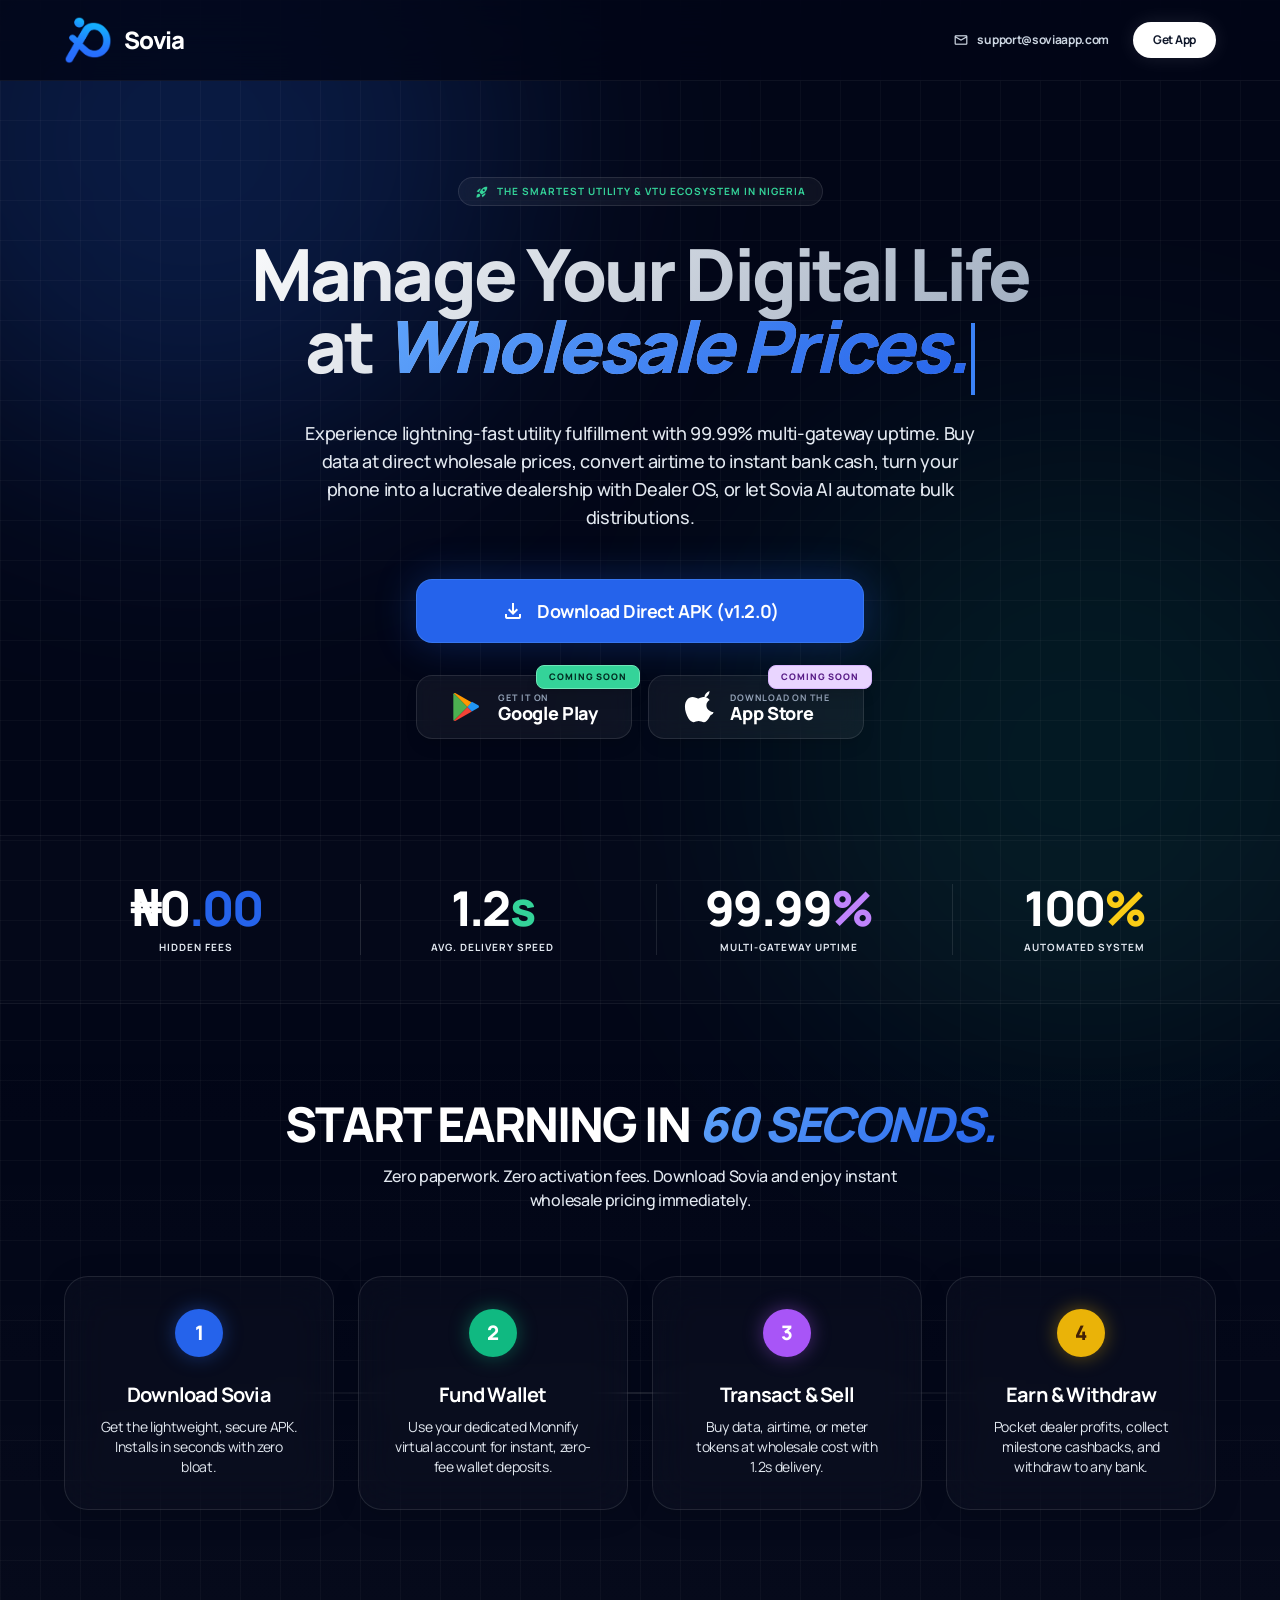
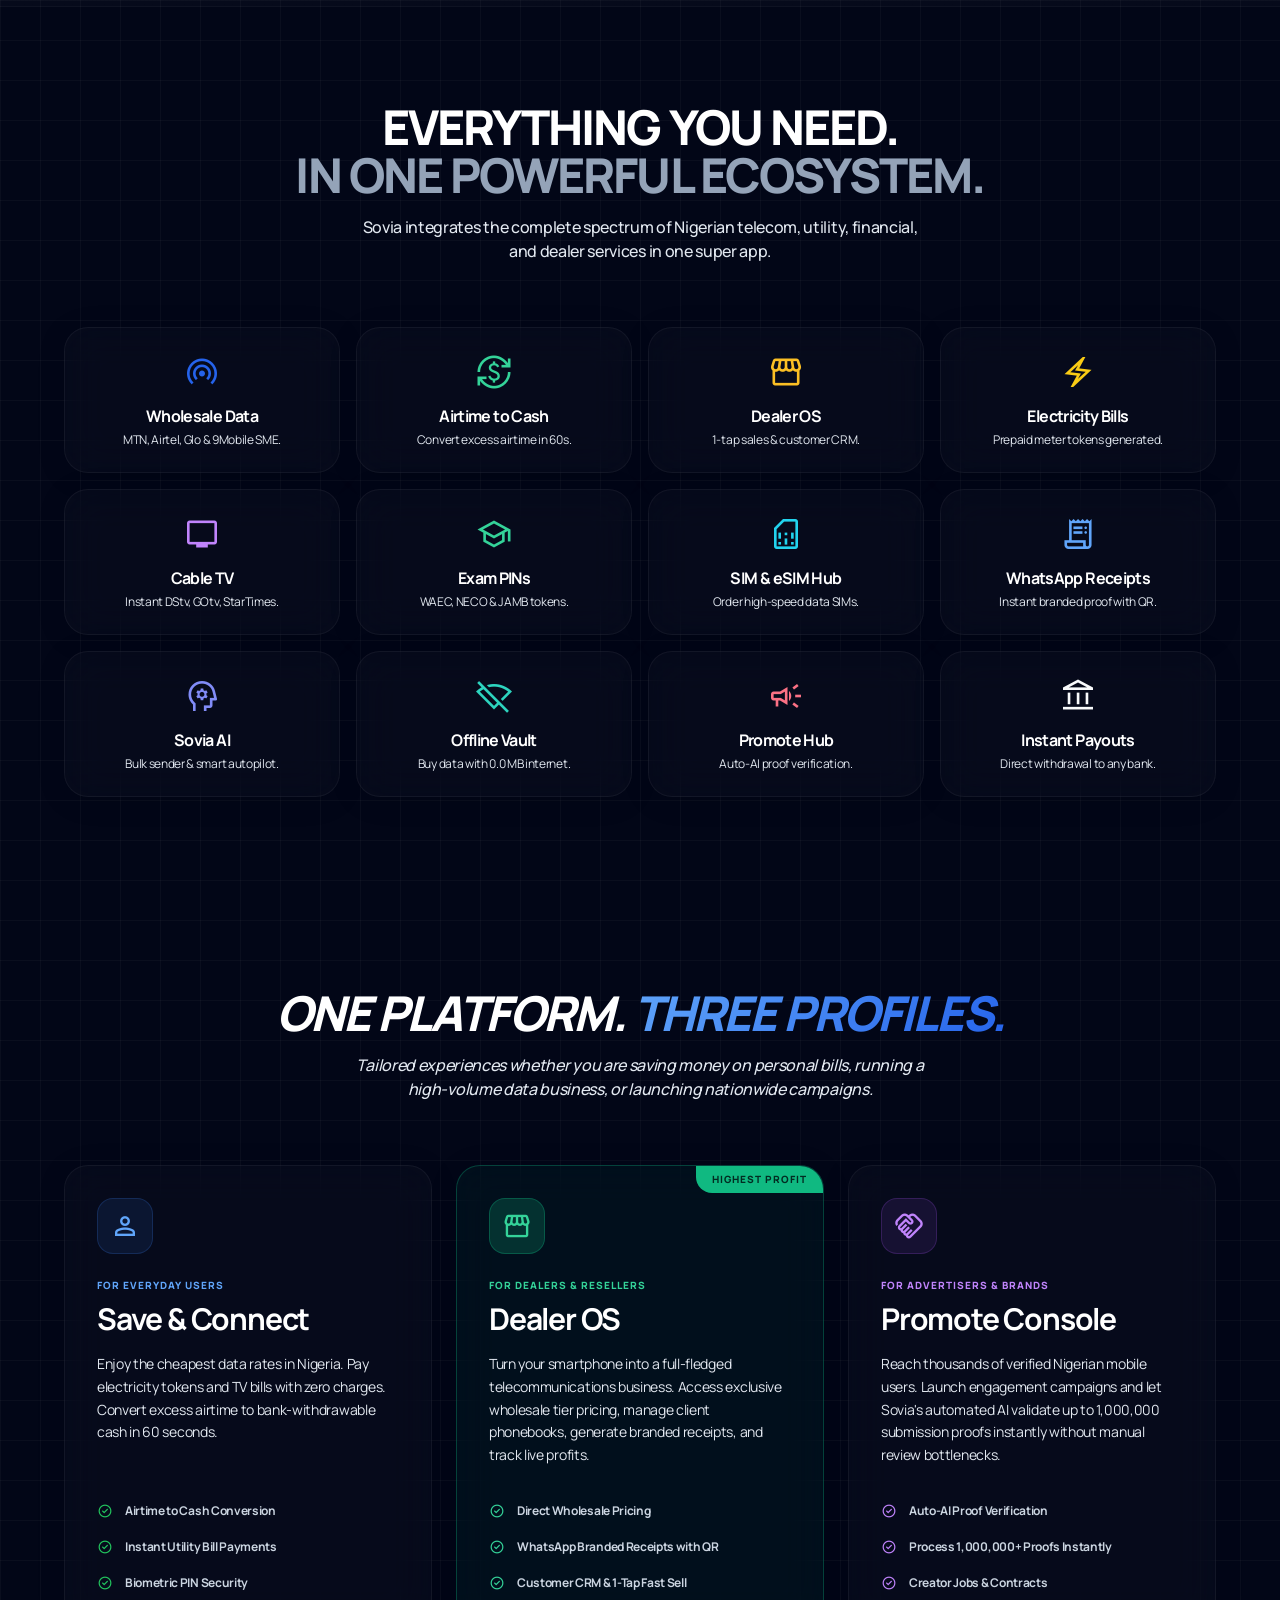
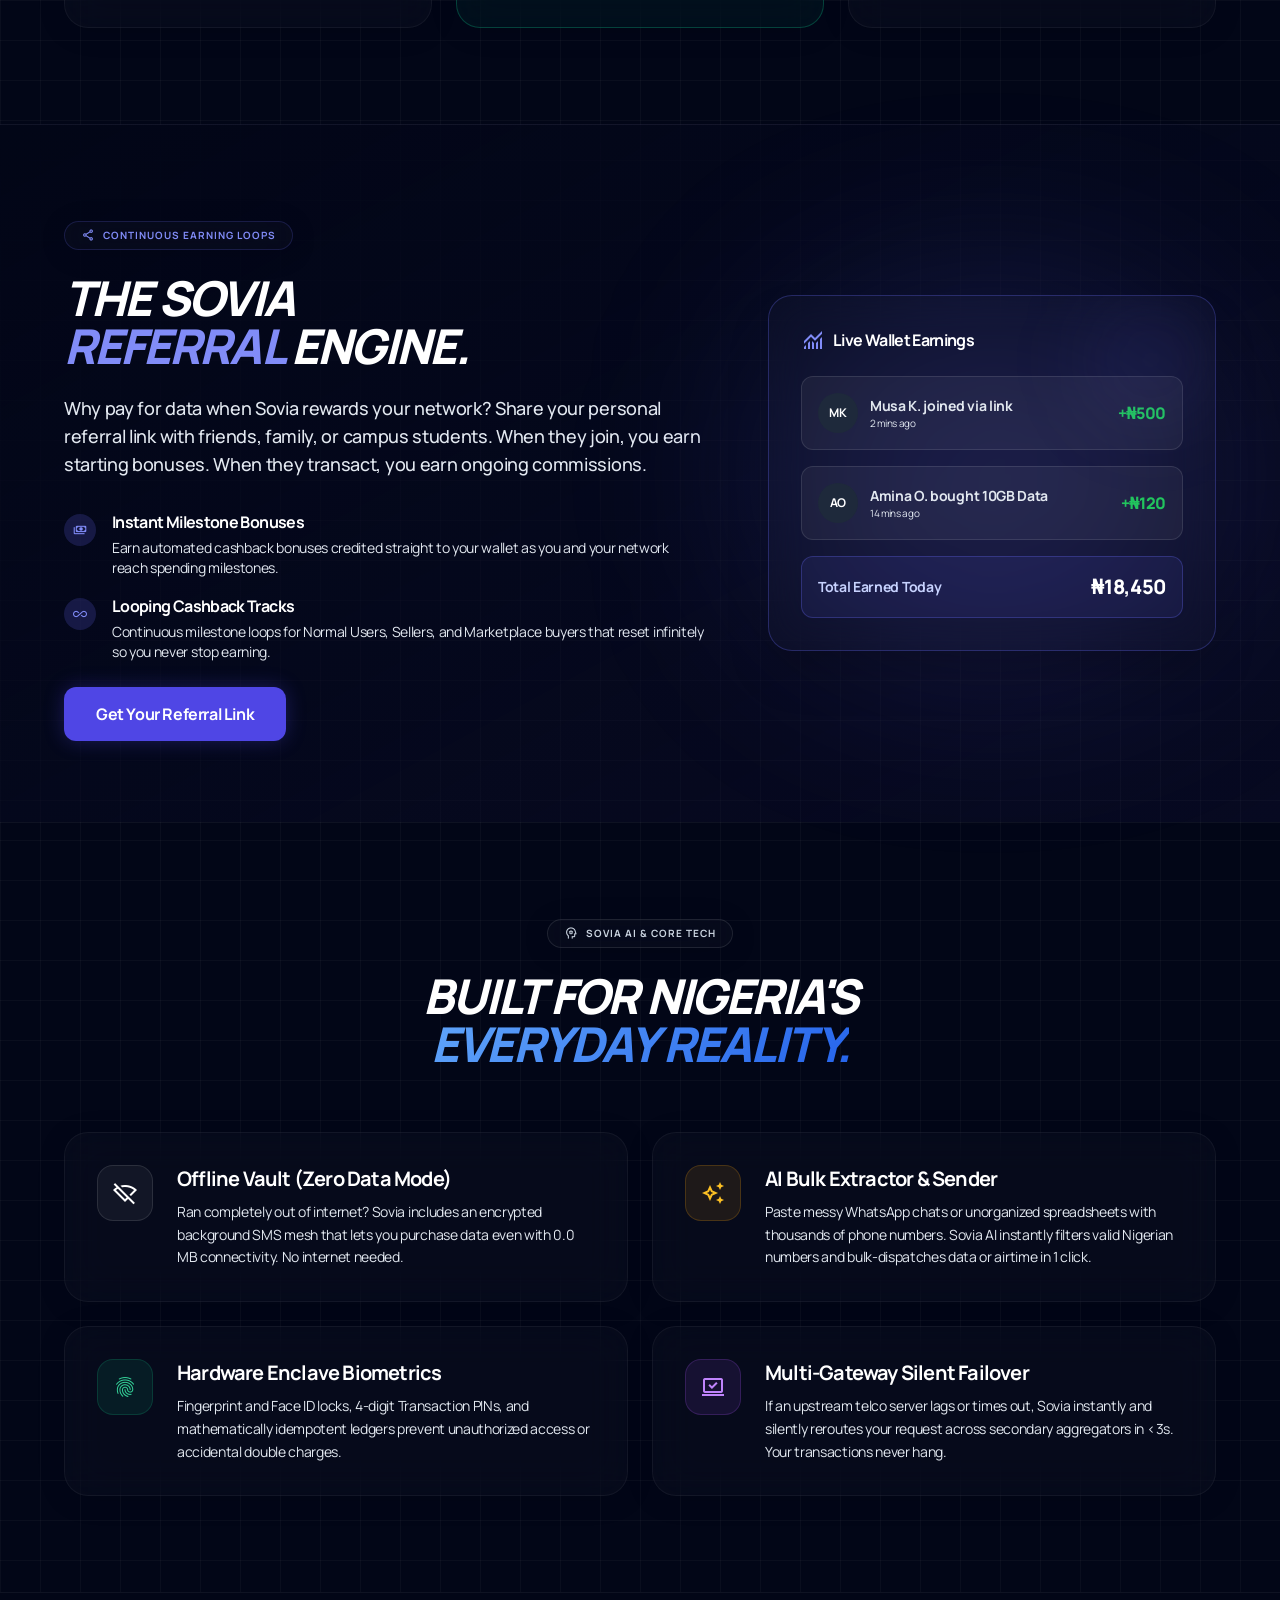
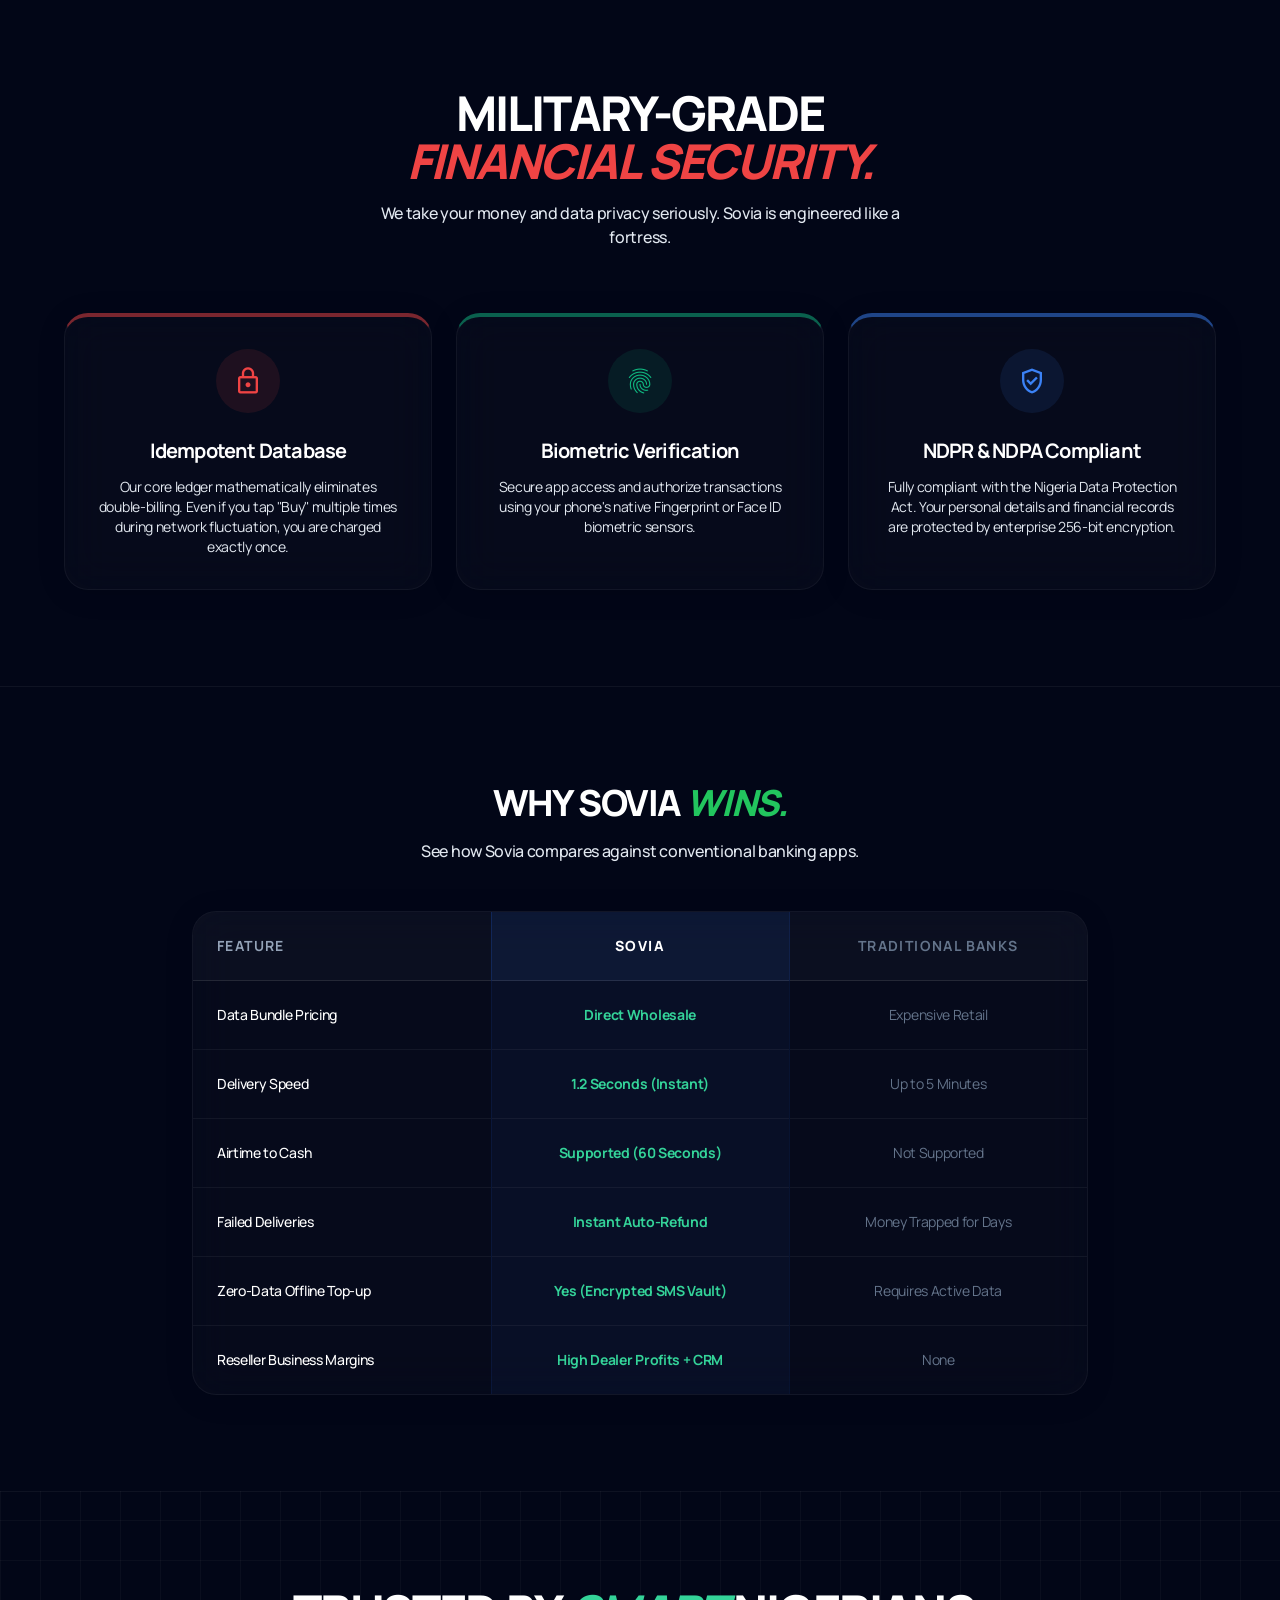
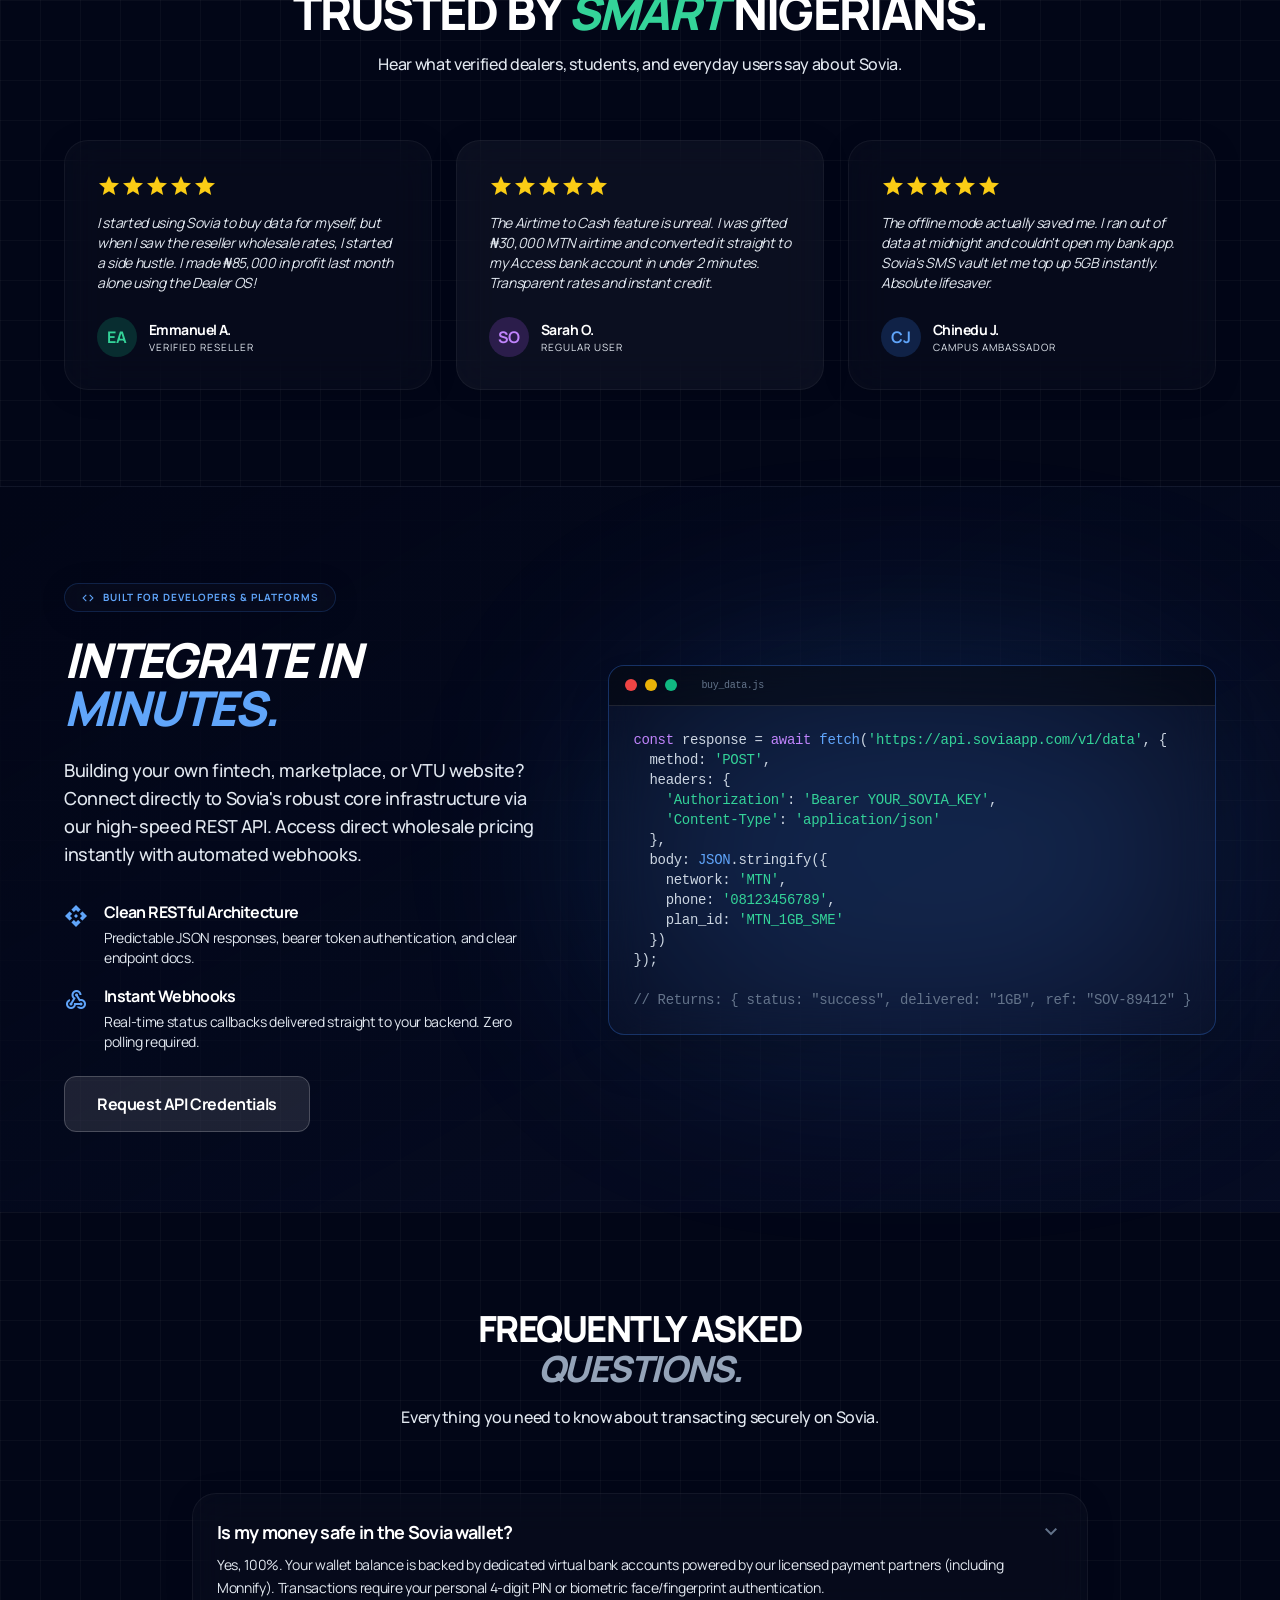
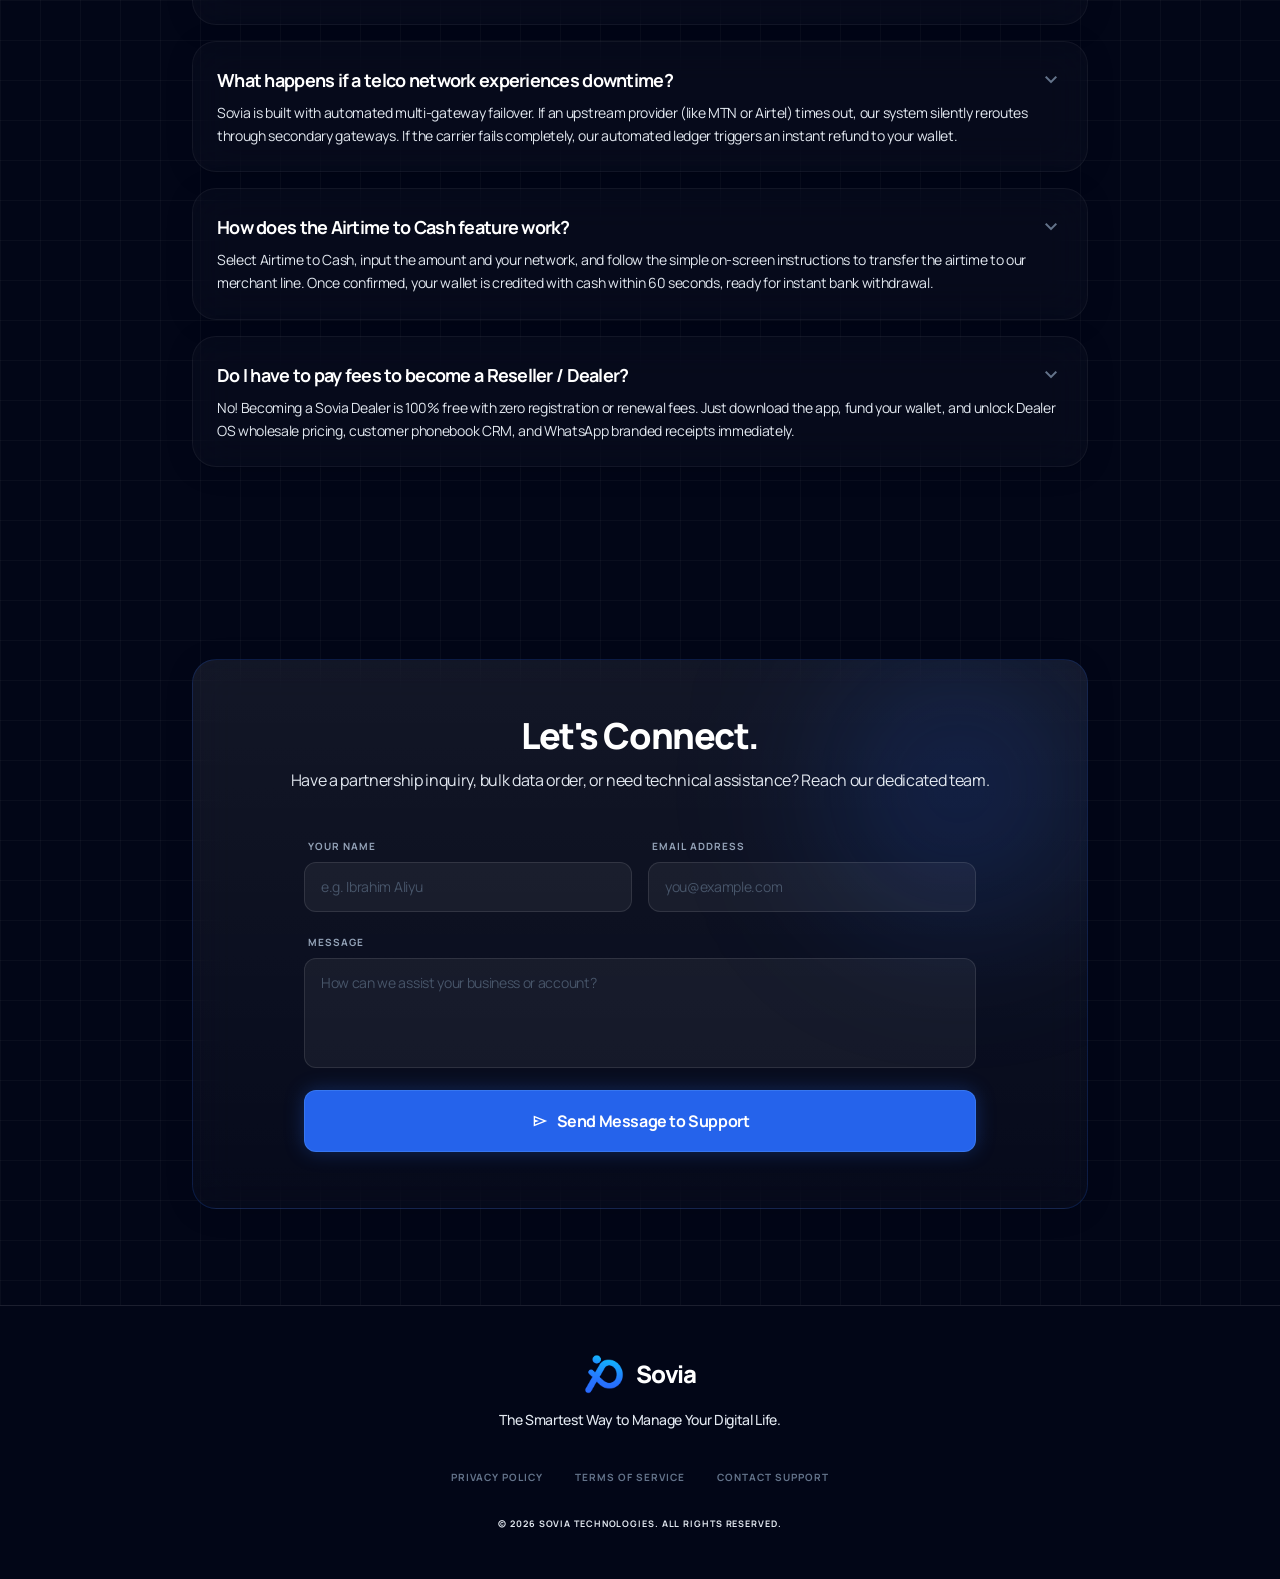
<file: index.html>
<!DOCTYPE html>
<html lang="en" class="scroll-smooth font-manrope bg-[#020617] text-slate-50">
<head>
    <meta charset="UTF-8">
    <meta name="viewport" content="width=device-width, initial-scale=1.0">
    <title>Sovia | Nigeria's #1 VTU, Cheap Data & Digital Utility App</title>
    <meta name="description" content="Buy cheap SME & corporate data bundles for MTN, Airtel, Glo, and 9Mobile at direct wholesale prices. Convert airtime to cash, pay electricity bills, buy exam PINs, and earn daily with Sovia.">
    <meta name="theme-color" content="#020617">
    
    <!-- Open Graph & Social Cards -->
    <meta property="og:title" content="Sovia | Nigeria's #1 VTU, Cheap Data & Digital Utility App">
    <meta property="og:description" content="Buy cheap data at wholesale prices, convert airtime to cash, pay bills instantly, and earn high dealer profits.">
    <meta property="og:image" content="https://soviaapp.com/sovia-logo.png">
    <meta property="og:url" content="https://soviaapp.com">
    <meta property="og:type" content="website">
    
    <link rel="icon" type="image/png" href="sovia-logo.png">

    <!-- Preconnect to Google Fonts for 0ms network latency -->
    <link rel="preconnect" href="https://fonts.googleapis.com">
    <link rel="preconnect" href="https://fonts.gstatic.com" crossorigin>
    <link href="https://fonts.googleapis.com/css2?family=Manrope:wght@300;400;500;600;700;800;900&display=swap" rel="stylesheet">
    <link href="https://fonts.googleapis.com/css2?family=Material+Symbols+Outlined:opsz,wght,FILL,GRAD@24,400,0..1,0&display=swap" rel="stylesheet">
    
    <!-- Instant-load precompiled native production stylesheet -->
    <link rel="stylesheet" href="style.css">
</head>
<body class="selection:bg-primary selection:text-white bg-grid">

    <!-- Glowing Orbs (Ambient Background) -->
    <div class="hidden md:block fixed top-[-20%] left-[-10%] w-[50vw] h-[50vw] bg-primary/20 rounded-full blur-[120px] mix-blend-screen pointer-events-none animate-glow z-0"></div>
    <div class="hidden md:block fixed bottom-[-20%] right-[-10%] w-[50vw] h-[50vw] bg-emerald-500/10 rounded-full blur-[120px] mix-blend-screen pointer-events-none animate-glow z-0" style="animation-delay: -4s"></div>

    <!-- Header -->
    <header class="py-4 px-6 sticky top-0 bg-[#020617]/80 backdrop-blur-xl z-50 border-b border-white/5">
        <div class="max-w-6xl mx-auto flex justify-between items-center relative z-10">
            <a href="#" class="flex items-center gap-3 group">
                <img src="sovia-logo.png" alt="Sovia" class="w-12 h-12 object-contain shrink-0 flex-none transition-transform group-hover:scale-105" width="48" height="48">
                <span class="text-2xl md:text-3xl font-black tracking-tighter leading-none text-white">Sovia</span>
            </a>
            <div class="flex items-center gap-6">
                <a href="mailto:support@soviaapp.com" class="hidden md:flex items-center gap-2 text-xs font-bold text-slate-300 hover:text-white transition-colors">
                    <span class="material-symbols-outlined text-[16px]">mail</span> support@soviaapp.com
                </a>
                <a href="#download-hub" class="px-5 py-2.5 bg-white text-slate-900 rounded-full text-xs font-bold tracking-tight hover:bg-slate-200 transition-all shadow-[0_0_20px_rgba(255,255,255,0.1)] hover:shadow-[0_0_30px_rgba(255,255,255,0.2)] active:scale-95 flex items-center justify-center">
                    Get App
                </a>
            </div>
        </div>
    </header>

    <!-- Hero Section -->
    <section class="pt-24 pb-24 px-6 text-center relative z-10">
        <div class="max-w-4xl mx-auto">
            <div class="reveal inline-flex items-center gap-2 px-4 py-1.5 bg-white/5 border border-white/10 rounded-full text-[10px] font-bold uppercase tracking-widest text-emerald-400 mb-8 backdrop-blur-md">
                <span class="material-symbols-outlined text-[14px]" style="font-variation-settings: 'FILL' 1">rocket_launch</span>
                The Smartest Utility & VTU Ecosystem in Nigeria
            </div>
            
            <h1 class="reveal delay-100 text-4xl sm:text-5xl md:text-6xl lg:text-7xl font-black leading-[1.05] mb-6 tracking-tighter gradient-text">
                Manage Your Digital Life <br class="hidden md:block">
                at <span class="primary-gradient-text italic typing-text"></span><span class="cursor"></span>
            </h1>
            
            <p class="reveal delay-200 text-base md:text-lg text-slate-400 font-medium max-w-2xl mx-auto mb-12 leading-relaxed">
                Experience lightning-fast utility fulfillment with 99.99% multi-gateway uptime. Buy data at direct wholesale prices, convert airtime to instant bank cash, turn your phone into a lucrative dealership with Dealer OS, or let Sovia AI automate bulk distributions.
            </p>
            
            <!-- Action Hub (Bento Style Buttons) -->
            <div id="download-hub" class="reveal delay-300 mt-8 flex flex-col items-center w-full max-w-md mx-auto gap-4 scroll-mt-32">
                
                <!-- Primary APK Download -->
                <a href="https://soviaapp.com/Sovia.apk" download="Sovia.apk" class="w-full h-16 bg-primary text-white rounded-2xl text-lg font-bold tracking-tight shadow-[0_0_40px_rgba(37,99,235,0.3)] hover:shadow-[0_0_60px_rgba(37,99,235,0.5)] border border-blue-400/30 flex items-center justify-center gap-3 transition-all transform hover:-translate-y-1 active:scale-95 mb-4">
                    <span class="material-symbols-outlined text-2xl">download</span>
                    Download Direct APK (v1.2.0)
                </a>

                <!-- Store Buttons Grid -->
                <div class="flex flex-col sm:flex-row w-full gap-4">
                    <!-- Google Play Button -->
                    <div class="relative w-full group">
                        <div class="absolute -top-2.5 -right-2 z-20 bg-emerald-400 text-emerald-950 px-3 py-1 rounded-lg text-[9px] font-black uppercase tracking-widest shadow-lg border border-emerald-300 group-hover:-translate-y-1 transition-transform">
                            Coming Soon
                        </div>
                        <div class="w-full h-16 bg-white/5 hover:bg-white/10 rounded-2xl flex items-center justify-center gap-4 shadow-lg cursor-not-allowed transition-all border border-white/10 backdrop-blur-md">
                            <img src="google-play.svg" class="w-8 h-8 object-contain shrink-0" width="32" height="32" alt="Google Play">
                            <div class="flex flex-col text-left justify-center">
                                <span class="text-[9px] font-bold text-slate-400 uppercase tracking-widest leading-none mb-0.5">Get it on</span>
                                <span class="text-lg font-black text-white leading-none">Google Play</span>
                            </div>
                        </div>
                    </div>

                    <!-- App Store Button -->
                    <div class="relative w-full group">
                        <div class="absolute -top-2.5 -right-2 z-20 bg-[#E9D5FF] text-[#581C87] px-3 py-1 rounded-lg text-[9px] font-black uppercase tracking-widest shadow-lg border border-[#D8B4FE] group-hover:-translate-y-1 transition-transform">
                            Coming Soon
                        </div>
                        <div class="w-full h-16 bg-white/5 hover:bg-white/10 rounded-2xl flex items-center justify-center gap-4 shadow-lg cursor-not-allowed transition-all border border-white/10 backdrop-blur-md">
                            <img src="apple.svg" class="w-8 h-8 object-contain shrink-0" width="32" height="32" alt="App Store">
                            <div class="flex flex-col text-left justify-center">
                                <span class="text-[9px] font-bold text-slate-400 uppercase tracking-widest leading-none mb-0.5">Download on the</span>
                                <span class="text-lg font-black text-white leading-none">App Store</span>
                            </div>
                        </div>
                    </div>
                </div>
            </div>
        </div>
    </section>

    <!-- Live Statistics / Metrics -->
    <section class="py-12 px-6 relative z-10 border-t border-white/5 bg-white/[0.01]">
        <div class="max-w-6xl mx-auto">
            <div class="grid grid-cols-2 md:grid-cols-4 gap-6 md:gap-8 text-center divide-x divide-white/10">
                <div class="reveal">
                    <h3 class="text-3xl md:text-5xl font-black text-white mb-2 tracking-tighter">₦0<span class="text-primary">.00</span></h3>
                    <p class="text-[10px] font-bold text-slate-400 uppercase tracking-widest">Hidden Fees</p>
                </div>
                <div class="reveal delay-100">
                    <h3 class="text-3xl md:text-5xl font-black text-white mb-2 tracking-tighter">1.2<span class="text-emerald-400">s</span></h3>
                    <p class="text-[10px] font-bold text-slate-400 uppercase tracking-widest">Avg. Delivery Speed</p>
                </div>
                <div class="reveal delay-200">
                    <h3 class="text-3xl md:text-5xl font-black text-white mb-2 tracking-tighter">99.99<span class="text-purple-400">%</span></h3>
                    <p class="text-[10px] font-bold text-slate-400 uppercase tracking-widest">Multi-Gateway Uptime</p>
                </div>
                <div class="reveal delay-300">
                    <h3 class="text-3xl md:text-5xl font-black text-white mb-2 tracking-tighter">100<span class="text-yellow-400">%</span></h3>
                    <p class="text-[10px] font-bold text-slate-400 uppercase tracking-widest">Automated System</p>
                </div>
            </div>
        </div>
    </section>

    <!-- How It Works (4 Simple Steps) -->
    <section class="py-16 md:py-24 px-6 relative z-10 border-t border-white/5 bg-gradient-to-b from-transparent to-white/[0.02]">
        <div class="max-w-6xl mx-auto">
            <div class="text-center mb-16 reveal">
                <h2 class="text-3xl sm:text-4xl md:text-5xl font-black mb-4 tracking-tighter uppercase text-white">Start Earning in <span class="primary-gradient-text italic">60 Seconds.</span></h2>
                <p class="text-base text-slate-400 font-medium max-w-xl mx-auto">Zero paperwork. Zero activation fees. Download Sovia and enjoy instant wholesale pricing immediately.</p>
            </div>
            
            <div class="grid grid-cols-1 md:grid-cols-4 gap-6 relative">
                <!-- Connecting Line (Desktop) -->
                <div class="hidden md:block absolute top-1/2 left-0 w-full h-[1px] bg-gradient-to-r from-transparent via-white/20 to-transparent -translate-y-1/2 z-0"></div>
                
                <!-- Step 1 -->
                <div class="reveal glass-card p-8 text-center relative z-10 border-white/10 hover:border-primary/50">
                    <div class="w-12 h-12 rounded-full bg-primary text-white font-black text-xl flex items-center justify-center mx-auto mb-6 shadow-[0_0_20px_rgba(37,99,235,0.4)]">1</div>
                    <h4 class="text-xl font-bold text-white mb-2">Download Sovia</h4>
                    <p class="text-sm text-slate-400">Get the lightweight, secure APK. Installs in seconds with zero bloat.</p>
                </div>
                <!-- Step 2 -->
                <div class="reveal glass-card p-8 text-center relative z-10 border-white/10 hover:border-emerald-500/50 delay-100">
                    <div class="w-12 h-12 rounded-full bg-emerald-500 text-white font-black text-xl flex items-center justify-center mx-auto mb-6 shadow-[0_0_20px_rgba(16,185,129,0.4)]">2</div>
                    <h4 class="text-xl font-bold text-white mb-2">Fund Wallet</h4>
                    <p class="text-sm text-slate-400">Use your dedicated Monnify virtual account for instant, zero-fee wallet deposits.</p>
                </div>
                <!-- Step 3 -->
                <div class="reveal glass-card p-8 text-center relative z-10 border-white/10 hover:border-purple-500/50 delay-200">
                    <div class="w-12 h-12 rounded-full bg-purple-500 text-white font-black text-xl flex items-center justify-center mx-auto mb-6 shadow-[0_0_20px_rgba(168,85,247,0.4)]">3</div>
                    <h4 class="text-xl font-bold text-white mb-2">Transact & Sell</h4>
                    <p class="text-sm text-slate-400">Buy data, airtime, or meter tokens at wholesale cost with 1.2s delivery.</p>
                </div>
                <!-- Step 4 -->
                <div class="reveal glass-card p-8 text-center relative z-10 border-white/10 hover:border-yellow-500/50 delay-300">
                    <div class="w-12 h-12 rounded-full bg-yellow-500 text-yellow-950 font-black text-xl flex items-center justify-center mx-auto mb-6 shadow-[0_0_20px_rgba(234,179,8,0.4)]">4</div>
                    <h4 class="text-xl font-bold text-white mb-2">Earn & Withdraw</h4>
                    <p class="text-sm text-slate-400">Pocket dealer profits, collect milestone cashbacks, and withdraw to any bank.</p>
                </div>
            </div>
        </div>
    </section>

    <!-- Massive Feature Set (Matching Main Sovia App Core) -->
    <section class="py-16 md:py-24 px-6 relative z-10 border-t border-white/5">
        <div class="max-w-6xl mx-auto">
            <div class="text-center mb-16 reveal">
                <h2 class="text-3xl sm:text-4xl md:text-5xl font-black mb-4 tracking-tighter uppercase text-white">Everything You Need. <br><span class="text-slate-400">In One Powerful Ecosystem.</span></h2>
                <p class="text-base text-slate-400 font-medium max-w-xl mx-auto">Sovia integrates the complete spectrum of Nigerian telecom, utility, financial, and dealer services in one super app.</p>
            </div>
            
            <div class="grid grid-cols-2 md:grid-cols-4 gap-4">
                <!-- 1. Wholesale Data & Airtime -->
                <div class="reveal glass-card p-6 text-center hover:bg-primary/10 transition-colors">
                    <span class="material-symbols-outlined text-4xl text-primary mb-3">wifi_tethering</span>
                    <h4 class="font-bold text-white mb-1">Wholesale Data</h4>
                    <p class="text-xs text-slate-400">MTN, Airtel, Glo & 9Mobile SME.</p>
                </div>
                <!-- 2. Airtime to Cash -->
                <div class="reveal glass-card p-6 text-center delay-100 hover:bg-emerald-500/10 transition-colors">
                    <span class="material-symbols-outlined text-4xl text-emerald-400 mb-3">currency_exchange</span>
                    <h4 class="font-bold text-white mb-1">Airtime to Cash</h4>
                    <p class="text-xs text-slate-400">Convert excess airtime in 60s.</p>
                </div>
                <!-- 3. Dealer OS & Fast Sell -->
                <div class="reveal glass-card p-6 text-center delay-200 hover:bg-amber-500/10 transition-colors">
                    <span class="material-symbols-outlined text-4xl text-amber-400 mb-3">storefront</span>
                    <h4 class="font-bold text-white mb-1">Dealer OS</h4>
                    <p class="text-xs text-slate-400">1-tap sales & customer CRM.</p>
                </div>
                <!-- 4. Electricity Tokens -->
                <div class="reveal glass-card p-6 text-center delay-300 hover:bg-yellow-500/10 transition-colors">
                    <span class="material-symbols-outlined text-4xl text-yellow-400 mb-3">electric_bolt</span>
                    <h4 class="font-bold text-white mb-1">Electricity Bills</h4>
                    <p class="text-xs text-slate-400">Prepaid meter tokens generated.</p>
                </div>
                <!-- 5. Cable TV -->
                <div class="reveal glass-card p-6 text-center hover:bg-purple-500/10 transition-colors">
                    <span class="material-symbols-outlined text-4xl text-purple-400 mb-3">tv</span>
                    <h4 class="font-bold text-white mb-1">Cable TV</h4>
                    <p class="text-xs text-slate-400">Instant DStv, GOtv, StarTimes.</p>
                </div>
                <!-- 6. Educational Exam PINs -->
                <div class="reveal glass-card p-6 text-center delay-100 hover:bg-emerald-500/10 transition-colors">
                    <span class="material-symbols-outlined text-4xl text-emerald-400 mb-3">school</span>
                    <h4 class="font-bold text-white mb-1">Exam PINs</h4>
                    <p class="text-xs text-slate-400">WAEC, NECO & JAMB tokens.</p>
                </div>
                <!-- 7. SIM Marketplace -->
                <div class="reveal glass-card p-6 text-center delay-200 hover:bg-cyan-500/10 transition-colors">
                    <span class="material-symbols-outlined text-4xl text-cyan-400 mb-3">sim_card</span>
                    <h4 class="font-bold text-white mb-1">SIM & eSIM Hub</h4>
                    <p class="text-xs text-slate-400">Order high-speed data SIMs.</p>
                </div>
                <!-- 8. Branded Receipts -->
                <div class="reveal glass-card p-6 text-center delay-300 hover:bg-blue-400/10 transition-colors">
                    <span class="material-symbols-outlined text-4xl text-blue-400 mb-3">receipt_long</span>
                    <h4 class="font-bold text-white mb-1">WhatsApp Receipts</h4>
                    <p class="text-xs text-slate-400">Instant branded proof with QR.</p>
                </div>
                <!-- 9. Sovia AI Assistant -->
                <div class="reveal glass-card p-6 text-center hover:bg-indigo-500/10 transition-colors">
                    <span class="material-symbols-outlined text-4xl text-indigo-400 mb-3">psychology</span>
                    <h4 class="font-bold text-white mb-1">Sovia AI</h4>
                    <p class="text-xs text-slate-400">Bulk sender & smart autopilot.</p>
                </div>
                <!-- 10. Offline SMS Vault -->
                <div class="reveal glass-card p-6 text-center delay-100 hover:bg-teal-500/10 transition-colors">
                    <span class="material-symbols-outlined text-4xl text-teal-400 mb-3">signal_wifi_off</span>
                    <h4 class="font-bold text-white mb-1">Offline Vault</h4>
                    <p class="text-xs text-slate-400">Buy data with 0.0 MB internet.</p>
                </div>
                <!-- 11. Promote & Ads -->
                <div class="reveal glass-card p-6 text-center delay-200 hover:bg-rose-500/10 transition-colors">
                    <span class="material-symbols-outlined text-4xl text-rose-400 mb-3">campaign</span>
                    <h4 class="font-bold text-white mb-1">Promote Hub</h4>
                    <p class="text-xs text-slate-400">Auto-AI proof verification.</p>
                </div>
                <!-- 12. Instant Bank Payouts -->
                <div class="reveal glass-card p-6 text-center delay-300 hover:bg-green-400/10 transition-colors">
                    <span class="material-symbols-outlined text-4xl text-green-400 mb-3">account_balance</span>
                    <h4 class="font-bold text-white mb-1">Instant Payouts</h4>
                    <p class="text-xs text-slate-400">Direct withdrawal to any bank.</p>
                </div>
            </div>
        </div>
    </section>

    <!-- The Ecosystem (Bento Grid) -->
    <section class="py-16 md:py-24 px-6 relative z-10">
        <div class="max-w-6xl mx-auto">
            <div class="text-center mb-16 reveal">
                <h2 class="text-3xl sm:text-4xl md:text-5xl font-black mb-4 tracking-tighter italic uppercase text-white">One Platform. <span class="primary-gradient-text">Three Profiles.</span></h2>
                <p class="text-base text-slate-400 font-medium max-w-xl mx-auto italic">Tailored experiences whether you are saving money on personal bills, running a high-volume data business, or launching nationwide campaigns.</p>
            </div>

            <div class="grid grid-cols-1 md:grid-cols-2 lg:grid-cols-3 gap-6">
                <!-- 1. Regular Users -->
                <div class="reveal glass-card p-8 delay-100 flex flex-col h-full">
                    <div class="w-14 h-14 bg-blue-500/10 text-blue-400 border border-blue-500/20 rounded-2xl flex items-center justify-center mb-6">
                        <span class="material-symbols-outlined text-3xl">person</span>
                    </div>
                    <span class="text-[10px] font-black text-blue-400 uppercase tracking-widest mb-2 block">For Everyday Users</span>
                    <h3 class="text-3xl font-bold mb-4 text-white">Save & Connect</h3>
                    <p class="text-sm text-slate-400 mb-8 leading-relaxed flex-grow">
                        Enjoy the cheapest data rates in Nigeria. Pay electricity tokens and TV bills with zero charges. Convert excess airtime to bank-withdrawable cash in 60 seconds.
                    </p>
                    <ul class="space-y-3 text-xs font-bold text-slate-300">
                        <li class="flex items-center gap-3"><span class="material-symbols-outlined text-success text-base">check_circle</span> Airtime to Cash Conversion</li>
                        <li class="flex items-center gap-3"><span class="material-symbols-outlined text-success text-base">check_circle</span> Instant Utility Bill Payments</li>
                        <li class="flex items-center gap-3"><span class="material-symbols-outlined text-success text-base">check_circle</span> Biometric PIN Security</li>
                    </ul>
                </div>

                <!-- 2. Dealers & Resellers (Highlighted) -->
                <div class="reveal glass-card p-8 delay-200 flex flex-col h-full relative overflow-hidden border-emerald-500/30 bg-emerald-500/5">
                    <div class="absolute top-0 right-0 bg-emerald-500 text-emerald-950 text-[10px] font-black uppercase tracking-widest px-4 py-1.5 rounded-bl-2xl">Highest Profit</div>
                    <div class="w-14 h-14 bg-emerald-500/20 text-emerald-400 border border-emerald-500/30 rounded-2xl flex items-center justify-center mb-6">
                        <span class="material-symbols-outlined text-3xl">storefront</span>
                    </div>
                    <span class="text-[10px] font-black text-emerald-400 uppercase tracking-widest mb-2 block">For Dealers & Resellers</span>
                    <h3 class="text-3xl font-bold mb-4 text-white">Dealer OS</h3>
                    <p class="text-sm text-slate-400 mb-8 leading-relaxed flex-grow">
                        Turn your smartphone into a full-fledged telecommunications business. Access exclusive wholesale tier pricing, manage client phonebooks, generate branded receipts, and track live profits.
                    </p>
                    <ul class="space-y-3 text-xs font-bold text-slate-300">
                        <li class="flex items-center gap-3"><span class="material-symbols-outlined text-emerald-400 text-base">check_circle</span> Direct Wholesale Pricing</li>
                        <li class="flex items-center gap-3"><span class="material-symbols-outlined text-emerald-400 text-base">check_circle</span> WhatsApp Branded Receipts with QR</li>
                        <li class="flex items-center gap-3"><span class="material-symbols-outlined text-emerald-400 text-base">check_circle</span> Customer CRM & 1-Tap Fast Sell</li>
                    </ul>
                </div>

                <!-- 3. Advertisers & Partners -->
                <div class="reveal glass-card p-8 delay-300 flex flex-col h-full">
                    <div class="w-14 h-14 bg-purple-500/10 text-purple-400 border border-purple-500/20 rounded-2xl flex items-center justify-center mb-6">
                        <span class="material-symbols-outlined text-3xl">handshake</span>
                    </div>
                    <span class="text-[10px] font-black text-purple-400 uppercase tracking-widest mb-2 block">For Advertisers & Brands</span>
                    <h3 class="text-3xl font-bold mb-4 text-white">Promote Console</h3>
                    <p class="text-sm text-slate-400 mb-8 leading-relaxed flex-grow">
                        Reach thousands of verified Nigerian mobile users. Launch engagement campaigns and let Sovia's automated AI validate up to 1,000,000 submission proofs instantly without manual review bottlenecks.
                    </p>
                    <ul class="space-y-3 text-xs font-bold text-slate-300">
                        <li class="flex items-center gap-3"><span class="material-symbols-outlined text-purple-400 text-base">check_circle</span> Auto-AI Proof Verification</li>
                        <li class="flex items-center gap-3"><span class="material-symbols-outlined text-purple-400 text-base">check_circle</span> Process 1,000,000+ Proofs Instantly</li>
                        <li class="flex items-center gap-3"><span class="material-symbols-outlined text-purple-400 text-base">check_circle</span> Creator Jobs & Contracts</li>
                    </ul>
                </div>
            </div>
        </div>
    </section>

    <!-- Dedicated Refer & Earn -->
    <section class="py-16 md:py-24 px-6 relative z-10 border-t border-white/5 bg-gradient-to-br from-[#020617] to-indigo-950/20">
        <div class="max-w-6xl mx-auto">
            <div class="flex flex-col lg:flex-row items-center gap-10 md:gap-16">
                <!-- Text Content -->
                <div class="flex-1 reveal">
                    <div class="inline-flex items-center gap-2 px-4 py-1.5 glass-card rounded-full text-[10px] font-bold uppercase tracking-widest text-indigo-400 mb-6 border-indigo-500/20">
                        <span class="material-symbols-outlined text-[14px]">share</span> Continuous Earning Loops
                    </div>
                    <h2 class="text-3xl sm:text-4xl md:text-5xl font-black italic tracking-tighter mb-6 text-white leading-tight uppercase">
                        The Sovia <br><span class="text-indigo-400">Referral</span> Engine.
                    </h2>
                    <p class="text-slate-400 text-base md:text-lg font-medium leading-relaxed mb-8">
                        Why pay for data when Sovia rewards your network? Share your personal referral link with friends, family, or campus students. When they join, you earn starting bonuses. When they transact, you earn ongoing commissions.
                    </p>
                    
                    <ul class="space-y-4 mb-10">
                        <li class="flex items-start gap-4">
                            <div class="w-8 h-8 rounded-full bg-indigo-500/20 text-indigo-400 flex items-center justify-center shrink-0 mt-1">
                                <span class="material-symbols-outlined text-sm">payments</span>
                            </div>
                            <div>
                                <h4 class="text-white font-bold mb-1">Instant Milestone Bonuses</h4>
                                <p class="text-sm text-slate-500">Earn automated cashback bonuses credited straight to your wallet as you and your network reach spending milestones.</p>
                            </div>
                        </li>
                        <li class="flex items-start gap-4">
                            <div class="w-8 h-8 rounded-full bg-indigo-500/20 text-indigo-400 flex items-center justify-center shrink-0 mt-1">
                                <span class="material-symbols-outlined text-sm">all_inclusive</span>
                            </div>
                            <div>
                                <h4 class="text-white font-bold mb-1">Looping Cashback Tracks</h4>
                                <p class="text-sm text-slate-500">Continuous milestone loops for Normal Users, Sellers, and Marketplace buyers that reset infinitely so you never stop earning.</p>
                            </div>
                        </li>
                    </ul>
                    
                    <a href="#download-hub" class="px-8 py-4 bg-indigo-600 hover:bg-indigo-500 text-white rounded-xl font-bold tracking-tight shadow-[0_0_20px_rgba(79,70,229,0.3)] transition-all transform hover:-translate-y-1">
                        Get Your Referral Link
                    </a>
                </div>
                
                <!-- Visual Card -->
                <div class="flex-1 w-full max-w-md relative reveal delay-200">
                    <div class="absolute inset-0 bg-indigo-500/20 rounded-full blur-[50px] md:blur-[100px] -z-10"></div>
                    <div class="glass-card p-8 border-indigo-500/30 shadow-2xl relative overflow-hidden">
                        <div class="absolute top-0 right-0 w-32 h-32 bg-indigo-500/10 rounded-full blur-2xl"></div>
                        <h4 class="text-white font-bold mb-6 flex items-center gap-2"><span class="material-symbols-outlined text-indigo-400">monitoring</span> Live Wallet Earnings</h4>
                        
                        <div class="space-y-4">
                            <div class="bg-white/5 border border-white/10 p-4 rounded-xl flex justify-between items-center">
                                <div class="flex items-center gap-3">
                                    <div class="w-10 h-10 rounded-full bg-slate-800 flex items-center justify-center font-bold text-xs text-white">MK</div>
                                    <div>
                                        <p class="text-white text-sm font-bold">Musa K. joined via link</p>
                                        <p class="text-[10px] text-slate-500">2 mins ago</p>
                                    </div>
                                </div>
                                <span class="text-success font-black">+₦500</span>
                            </div>
                            <div class="bg-white/5 border border-white/10 p-4 rounded-xl flex justify-between items-center">
                                <div class="flex items-center gap-3">
                                    <div class="w-10 h-10 rounded-full bg-slate-800 flex items-center justify-center font-bold text-xs text-white">AO</div>
                                    <div>
                                        <p class="text-white text-sm font-bold">Amina O. bought 10GB Data</p>
                                        <p class="text-[10px] text-slate-500">14 mins ago</p>
                                    </div>
                                </div>
                                <span class="text-success font-black">+₦120</span>
                            </div>
                            <div class="bg-indigo-500/10 border border-indigo-500/30 p-4 rounded-xl flex justify-between items-center mt-6">
                                <span class="text-indigo-200 font-bold text-sm">Total Earned Today</span>
                                <span class="text-white font-black text-xl">₦18,450</span>
                            </div>
                        </div>
                    </div>
                </div>
            </div>
        </div>
    </section>

    <!-- AI Tech Stack & Offline Vault -->
    <section class="py-16 md:py-24 px-6 relative z-10 border-t border-white/5">
        <div class="max-w-6xl mx-auto">
            <div class="text-center mb-16 reveal">
                <div class="inline-flex items-center gap-2 px-4 py-1.5 glass-card rounded-full text-[10px] font-bold uppercase tracking-widest text-slate-300 mb-6 border-white/10">
                    <span class="material-symbols-outlined text-[14px]">psychology</span> Sovia AI & Core Tech
                </div>
                <h2 class="text-3xl sm:text-4xl md:text-5xl font-black mb-4 tracking-tighter italic uppercase text-white">Built for Nigeria's <br><span class="primary-gradient-text">Everyday Reality.</span></h2>
            </div>
            
            <div class="grid grid-cols-1 md:grid-cols-2 gap-6">
                <!-- Offline Vault -->
                <div class="reveal glass-card p-8 flex gap-6 items-start">
                    <div class="w-14 h-14 bg-white/5 text-white rounded-2xl flex items-center justify-center shrink-0 border border-white/10">
                        <span class="material-symbols-outlined text-2xl">signal_wifi_off</span>
                    </div>
                    <div>
                        <h4 class="text-xl font-bold mb-2 text-white">Offline Vault (Zero Data Mode)</h4>
                        <p class="text-sm text-slate-400 leading-relaxed">Ran completely out of internet? Sovia includes an encrypted background SMS mesh that lets you purchase data even with 0.0 MB connectivity. No internet needed.</p>
                    </div>
                </div>

                <!-- AI Bulk Sender -->
                <div class="reveal glass-card p-8 flex gap-6 items-start delay-100">
                    <div class="w-14 h-14 bg-amber-500/10 text-amber-400 rounded-2xl flex items-center justify-center shrink-0 border border-amber-500/20">
                        <span class="material-symbols-outlined text-2xl">auto_awesome</span>
                    </div>
                    <div>
                        <h4 class="text-xl font-bold mb-2 text-white">AI Bulk Extractor & Sender</h4>
                        <p class="text-sm text-slate-400 leading-relaxed">Paste messy WhatsApp chats or unorganized spreadsheets with thousands of phone numbers. Sovia AI instantly filters valid Nigerian numbers and bulk-dispatches data or airtime in 1 click.</p>
                    </div>
                </div>

                <!-- Bank-Grade Security -->
                <div class="reveal glass-card p-8 flex gap-6 items-start">
                    <div class="w-14 h-14 bg-emerald-500/10 text-emerald-400 rounded-2xl flex items-center justify-center shrink-0 border border-emerald-500/20">
                        <span class="material-symbols-outlined text-2xl">fingerprint</span>
                    </div>
                    <div>
                        <h4 class="text-xl font-bold mb-2 text-white">Hardware Enclave Biometrics</h4>
                        <p class="text-sm text-slate-400 leading-relaxed">Fingerprint and Face ID locks, 4-digit Transaction PINs, and mathematically idempotent ledgers prevent unauthorized access or accidental double charges.</p>
                    </div>
                </div>

                <!-- Multi-Gateway Auto-Failover -->
                <div class="reveal glass-card p-8 flex gap-6 items-start delay-100">
                    <div class="w-14 h-14 bg-purple-500/10 text-purple-400 rounded-2xl flex items-center justify-center shrink-0 border border-purple-500/20">
                        <span class="material-symbols-outlined text-2xl">sync_saved_locally</span>
                    </div>
                    <div>
                        <h4 class="text-xl font-bold mb-2 text-white">Multi-Gateway Silent Failover</h4>
                        <p class="text-sm text-slate-400 leading-relaxed">If an upstream telco server lags or times out, Sovia instantly and silently reroutes your request across secondary aggregators in &lt;3s. Your transactions never hang.</p>
                    </div>
                </div>
            </div>
        </div>
    </section>

    <!-- Security / Trust Section -->
    <section class="py-16 md:py-24 px-6 relative z-10 border-t border-white/5 bg-[#020617] overflow-hidden">
        <div class="max-w-6xl mx-auto relative z-10">
            <div class="text-center mb-16 reveal">
                <h2 class="text-3xl sm:text-4xl md:text-5xl font-black mb-4 tracking-tighter uppercase text-white">Military-Grade <br><span class="text-red-500 italic">Financial Security.</span></h2>
                <p class="text-base text-slate-400 font-medium max-w-xl mx-auto">We take your money and data privacy seriously. Sovia is engineered like a fortress.</p>
            </div>
            
            <div class="grid grid-cols-1 md:grid-cols-3 gap-6">
                <div class="reveal glass-card p-8 border-t-4 border-t-red-500/50 flex flex-col items-center text-center">
                    <div class="w-16 h-16 bg-red-500/10 text-red-500 rounded-full flex items-center justify-center mb-6">
                        <span class="material-symbols-outlined text-3xl">lock</span>
                    </div>
                    <h4 class="font-bold text-white mb-3 text-xl">Idempotent Database</h4>
                    <p class="text-sm text-slate-400">Our core ledger mathematically eliminates double-billing. Even if you tap "Buy" multiple times during network fluctuation, you are charged exactly once.</p>
                </div>
                
                <div class="reveal delay-100 glass-card p-8 border-t-4 border-t-emerald-500/50 flex flex-col items-center text-center">
                    <div class="w-16 h-16 bg-emerald-500/10 text-emerald-500 rounded-full flex items-center justify-center mb-6">
                        <span class="material-symbols-outlined text-3xl">fingerprint</span>
                    </div>
                    <h4 class="font-bold text-white mb-3 text-xl">Biometric Verification</h4>
                    <p class="text-sm text-slate-400">Secure app access and authorize transactions using your phone's native Fingerprint or Face ID biometric sensors.</p>
                </div>
                
                <div class="reveal delay-200 glass-card p-8 border-t-4 border-t-blue-500/50 flex flex-col items-center text-center">
                    <div class="w-16 h-16 bg-blue-500/10 text-blue-500 rounded-full flex items-center justify-center mb-6">
                        <span class="material-symbols-outlined text-3xl">verified_user</span>
                    </div>
                    <h4 class="font-bold text-white mb-3 text-xl">NDPR & NDPA Compliant</h4>
                    <p class="text-sm text-slate-400">Fully compliant with the Nigeria Data Protection Act. Your personal details and financial records are protected by enterprise 256-bit encryption.</p>
                </div>
            </div>
        </div>
    </section>

    <!-- Comparison Table (Sovia vs The Rest) -->
    <section class="py-16 md:py-24 px-6 relative z-10 border-t border-white/5 bg-[#020617]">
        <div class="max-w-4xl mx-auto">
            <div class="text-center mb-12 reveal">
                <h2 class="text-3xl md:text-4xl font-black mb-4 tracking-tighter uppercase text-white">Why Sovia <span class="text-success italic">Wins.</span></h2>
                <p class="text-base text-slate-400 font-medium max-w-xl mx-auto">See how Sovia compares against conventional banking apps.</p>
            </div>
            
            <div class="reveal glass-card overflow-hidden">
                <div class="overflow-x-auto">
                    <table class="w-full text-left border-collapse">
                        <thead>
                            <tr class="border-b border-white/10 bg-white/[0.02]">
                                <th class="p-4 md:p-6 text-xs md:text-sm font-bold text-slate-400 uppercase tracking-widest w-1/3">Feature</th>
                                <th class="p-4 md:p-6 text-xs md:text-sm font-black text-white uppercase tracking-widest bg-primary/10 border-x border-primary/20 w-1/3 text-center">Sovia</th>
                                <th class="p-4 md:p-6 text-xs md:text-sm font-bold text-slate-500 uppercase tracking-widest w-1/3 text-center">Traditional Banks</th>
                            </tr>
                        </thead>
                        <tbody class="divide-y divide-white/5">
                            <tr class="hover:bg-white/[0.02] transition-colors">
                                <td class="p-4 md:p-6 text-xs md:text-sm font-medium text-white">Data Bundle Pricing</td>
                                <td class="p-4 md:p-6 text-xs md:text-sm font-bold text-emerald-400 bg-primary/5 border-x border-primary/10 text-center">Direct Wholesale</td>
                                <td class="p-4 md:p-6 text-xs md:text-sm text-slate-500 text-center">Expensive Retail</td>
                            </tr>
                            <tr class="hover:bg-white/[0.02] transition-colors">
                                <td class="p-4 md:p-6 text-xs md:text-sm font-medium text-white">Delivery Speed</td>
                                <td class="p-4 md:p-6 text-xs md:text-sm font-bold text-emerald-400 bg-primary/5 border-x border-primary/10 text-center">1.2 Seconds (Instant)</td>
                                <td class="p-4 md:p-6 text-xs md:text-sm text-slate-500 text-center">Up to 5 Minutes</td>
                            </tr>
                            <tr class="hover:bg-white/[0.02] transition-colors">
                                <td class="p-4 md:p-6 text-xs md:text-sm font-medium text-white">Airtime to Cash</td>
                                <td class="p-4 md:p-6 text-xs md:text-sm font-bold text-emerald-400 bg-primary/5 border-x border-primary/10 text-center">Supported (60 Seconds)</td>
                                <td class="p-4 md:p-6 text-xs md:text-sm text-slate-500 text-center text-red-400/50">Not Supported</td>
                            </tr>
                            <tr class="hover:bg-white/[0.02] transition-colors">
                                <td class="p-4 md:p-6 text-xs md:text-sm font-medium text-white">Failed Deliveries</td>
                                <td class="p-4 md:p-6 text-xs md:text-sm font-bold text-emerald-400 bg-primary/5 border-x border-primary/10 text-center">Instant Auto-Refund</td>
                                <td class="p-4 md:p-6 text-xs md:text-sm text-slate-500 text-center">Money Trapped for Days</td>
                            </tr>
                            <tr class="hover:bg-white/[0.02] transition-colors">
                                <td class="p-4 md:p-6 text-xs md:text-sm font-medium text-white">Zero-Data Offline Top-up</td>
                                <td class="p-4 md:p-6 text-xs md:text-sm font-bold text-emerald-400 bg-primary/5 border-x border-primary/10 text-center">Yes (Encrypted SMS Vault)</td>
                                <td class="p-4 md:p-6 text-xs md:text-sm text-slate-500 text-center text-red-400/50">Requires Active Data</td>
                            </tr>
                            <tr class="hover:bg-white/[0.02] transition-colors">
                                <td class="p-4 md:p-6 text-xs md:text-sm font-medium text-white">Reseller Business Margins</td>
                                <td class="p-4 md:p-6 text-xs md:text-sm font-bold text-emerald-400 bg-primary/5 border-x border-primary/10 text-center">High Dealer Profits + CRM</td>
                                <td class="p-4 md:p-6 text-xs md:text-sm text-slate-500 text-center text-red-400/50">None</td>
                            </tr>
                        </tbody>
                    </table>
                </div>
            </div>
        </div>
    </section>

    <!-- Social Proof / Testimonials -->
    <section class="py-16 md:py-24 px-6 relative z-10 border-t border-white/5">
        <div class="max-w-6xl mx-auto">
            <div class="text-center mb-16 reveal">
                <h2 class="text-3xl sm:text-4xl md:text-5xl font-black mb-4 tracking-tighter uppercase text-white">Trusted by <span class="text-emerald-400 italic">SMART</span> Nigerians.</h2>
                <p class="text-base text-slate-400 font-medium max-w-xl mx-auto">Hear what verified dealers, students, and everyday users say about Sovia.</p>
            </div>
            
            <div class="grid grid-cols-1 md:grid-cols-3 gap-6">
                <!-- Review 1 -->
                <div class="reveal glass-card p-8 flex flex-col justify-between">
                    <div>
                        <div class="flex text-yellow-400 mb-4">
                            <span class="material-symbols-outlined" style="font-variation-settings: 'FILL' 1">star</span><span class="material-symbols-outlined" style="font-variation-settings: 'FILL' 1">star</span><span class="material-symbols-outlined" style="font-variation-settings: 'FILL' 1">star</span><span class="material-symbols-outlined" style="font-variation-settings: 'FILL' 1">star</span><span class="material-symbols-outlined" style="font-variation-settings: 'FILL' 1">star</span>
                        </div>
                        <p class="text-sm text-slate-300 italic mb-6">I started using Sovia to buy data for myself, but when I saw the reseller wholesale rates, I started a side hustle. I made ₦85,000 in profit last month alone using the Dealer OS!</p>
                    </div>
                    <div class="flex items-center gap-3">
                        <div class="w-10 h-10 rounded-full bg-emerald-500/20 text-emerald-400 flex items-center justify-center font-bold">EA</div>
                        <div>
                            <h4 class="font-bold text-white text-sm">Emmanuel A.</h4>
                            <p class="text-[10px] text-emerald-400 uppercase tracking-widest">Verified Reseller</p>
                        </div>
                    </div>
                </div>
                <!-- Review 2 -->
                <div class="reveal glass-card p-8 flex flex-col justify-between delay-100 bg-white/[0.04]">
                    <div>
                        <div class="flex text-yellow-400 mb-4">
                            <span class="material-symbols-outlined" style="font-variation-settings: 'FILL' 1">star</span><span class="material-symbols-outlined" style="font-variation-settings: 'FILL' 1">star</span><span class="material-symbols-outlined" style="font-variation-settings: 'FILL' 1">star</span><span class="material-symbols-outlined" style="font-variation-settings: 'FILL' 1">star</span><span class="material-symbols-outlined" style="font-variation-settings: 'FILL' 1">star</span>
                        </div>
                        <p class="text-sm text-slate-300 italic mb-6">The Airtime to Cash feature is unreal. I was gifted ₦30,000 MTN airtime and converted it straight to my Access bank account in under 2 minutes. Transparent rates and instant credit.</p>
                    </div>
                    <div class="flex items-center gap-3">
                        <div class="w-10 h-10 rounded-full bg-purple-500/20 text-purple-400 flex items-center justify-center font-bold">SO</div>
                        <div>
                            <h4 class="font-bold text-white text-sm">Sarah O.</h4>
                            <p class="text-[10px] text-purple-400 uppercase tracking-widest">Regular User</p>
                        </div>
                    </div>
                </div>
                <!-- Review 3 -->
                <div class="reveal glass-card p-8 flex flex-col justify-between delay-200">
                    <div>
                        <div class="flex text-yellow-400 mb-4">
                            <span class="material-symbols-outlined" style="font-variation-settings: 'FILL' 1">star</span><span class="material-symbols-outlined" style="font-variation-settings: 'FILL' 1">star</span><span class="material-symbols-outlined" style="font-variation-settings: 'FILL' 1">star</span><span class="material-symbols-outlined" style="font-variation-settings: 'FILL' 1">star</span><span class="material-symbols-outlined" style="font-variation-settings: 'FILL' 1">star</span>
                        </div>
                        <p class="text-sm text-slate-300 italic mb-6">The offline mode actually saved me. I ran out of data at midnight and couldn't open my bank app. Sovia's SMS vault let me top up 5GB instantly. Absolute lifesaver.</p>
                    </div>
                    <div class="flex items-center gap-3">
                        <div class="w-10 h-10 rounded-full bg-blue-500/20 text-blue-400 flex items-center justify-center font-bold">CJ</div>
                        <div>
                            <h4 class="font-bold text-white text-sm">Chinedu J.</h4>
                            <p class="text-[10px] text-blue-400 uppercase tracking-widest">Campus Ambassador</p>
                        </div>
                    </div>
                </div>
            </div>
        </div>
    </section>

    <!-- Developer API Section -->
    <section class="py-16 md:py-24 px-6 relative z-10 border-t border-white/5 bg-gradient-to-br from-[#020617] to-blue-950/20">
        <div class="max-w-6xl mx-auto">
            <div class="flex flex-col lg:flex-row items-center gap-10 md:gap-16">
                <!-- Text Content -->
                <div class="flex-1 reveal">
                    <div class="inline-flex items-center gap-2 px-4 py-1.5 glass-card rounded-full text-[10px] font-bold uppercase tracking-widest text-blue-400 mb-6 border-blue-500/20">
                        <span class="material-symbols-outlined text-[14px]">code</span> Built for Developers & Platforms
                    </div>
                    <h2 class="text-3xl sm:text-4xl md:text-5xl font-black italic tracking-tighter mb-6 text-white leading-tight uppercase">
                        Integrate in <br><span class="text-blue-400">Minutes.</span>
                    </h2>
                    <p class="text-slate-400 text-base md:text-lg font-medium leading-relaxed mb-8">
                        Building your own fintech, marketplace, or VTU website? Connect directly to Sovia's robust core infrastructure via our high-speed REST API. Access direct wholesale pricing instantly with automated webhooks.
                    </p>
                    
                    <ul class="space-y-4 mb-10">
                        <li class="flex items-start gap-4">
                            <span class="material-symbols-outlined text-blue-400 mt-1">api</span>
                            <div>
                                <h4 class="text-white font-bold mb-1">Clean RESTful Architecture</h4>
                                <p class="text-sm text-slate-500">Predictable JSON responses, bearer token authentication, and clear endpoint docs.</p>
                            </div>
                        </li>
                        <li class="flex items-start gap-4">
                            <span class="material-symbols-outlined text-blue-400 mt-1">webhook</span>
                            <div>
                                <h4 class="text-white font-bold mb-1">Instant Webhooks</h4>
                                <p class="text-sm text-slate-500">Real-time status callbacks delivered straight to your backend. Zero polling required.</p>
                            </div>
                        </li>
                    </ul>
                    
                    <a href="mailto:support@soviaapp.com?subject=API%20Access%20Request" class="inline-block px-8 py-4 bg-white/10 hover:bg-white/20 border border-white/20 text-white rounded-xl font-bold tracking-tight transition-all">
                        Request API Credentials
                    </a>
                </div>
                
                <!-- Code Block Preview -->
                <div class="flex-1 w-full relative reveal delay-200">
                    <div class="absolute inset-0 bg-blue-500/20 rounded-full blur-[50px] md:blur-[100px] -z-10"></div>
                    <div class="glass-card p-0 border-blue-500/30 shadow-2xl relative overflow-hidden rounded-2xl">
                        <div class="bg-black/40 px-4 py-3 border-b border-white/10 flex items-center gap-2">
                            <div class="w-3 h-3 rounded-full bg-red-500"></div>
                            <div class="w-3 h-3 rounded-full bg-yellow-500"></div>
                            <div class="w-3 h-3 rounded-full bg-emerald-500"></div>
                            <span class="text-[10px] text-slate-500 font-mono ml-4">buy_data.js</span>
                        </div>
                        <div class="p-6 overflow-x-auto text-sm font-mono text-slate-300">
                            <pre><code class="language-javascript"><span class="text-purple-400">const</span> response = <span class="text-purple-400">await</span> <span class="text-blue-400">fetch</span>(<span class="text-emerald-400">'https://api.soviaapp.com/v1/data'</span>, {
  method: <span class="text-emerald-400">'POST'</span>,
  headers: {
    <span class="text-emerald-400">'Authorization'</span>: <span class="text-emerald-400">'Bearer YOUR_SOVIA_KEY'</span>,
    <span class="text-emerald-400">'Content-Type'</span>: <span class="text-emerald-400">'application/json'</span>
  },
  body: <span class="text-blue-400">JSON</span>.stringify({
    network: <span class="text-emerald-400">'MTN'</span>,
    phone: <span class="text-emerald-400">'08123456789'</span>,
    plan_id: <span class="text-emerald-400">'MTN_1GB_SME'</span>
  })
});

<span class="text-slate-500">// Returns: { status: "success", delivered: "1GB", ref: "SOV-89412" }</span></code></pre>
                        </div>
                    </div>
                </div>
            </div>
        </div>
    </section>

    <!-- FAQ Section -->
    <section class="py-16 md:py-24 px-6 relative z-10 border-t border-white/5">
        <div class="max-w-4xl mx-auto">
            <div class="text-center mb-16 reveal">
                <h2 class="text-3xl md:text-4xl font-black mb-4 tracking-tighter uppercase text-white">Frequently Asked <br><span class="text-slate-400 italic">Questions.</span></h2>
                <p class="text-base text-slate-400 font-medium max-w-xl mx-auto">Everything you need to know about transacting securely on Sovia.</p>
            </div>
            
            <div class="space-y-4 reveal delay-100">
                <!-- FAQ 1 -->
                <div class="glass-card p-6 hover:bg-white/[0.02] transition-colors cursor-pointer group">
                    <h4 class="text-lg font-bold text-white mb-2 group-hover:text-primary transition-colors flex justify-between items-center">
                        Is my money safe in the Sovia wallet?
                        <span class="material-symbols-outlined text-slate-500 group-hover:text-primary">expand_more</span>
                    </h4>
                    <p class="text-sm text-slate-400 leading-relaxed">Yes, 100%. Your wallet balance is backed by dedicated virtual bank accounts powered by our licensed payment partners (including Monnify). Transactions require your personal 4-digit PIN or biometric face/fingerprint authentication.</p>
                </div>
                <!-- FAQ 2 -->
                <div class="glass-card p-6 hover:bg-white/[0.02] transition-colors cursor-pointer group">
                    <h4 class="text-lg font-bold text-white mb-2 group-hover:text-primary transition-colors flex justify-between items-center">
                        What happens if a telco network experiences downtime?
                        <span class="material-symbols-outlined text-slate-500 group-hover:text-primary">expand_more</span>
                    </h4>
                    <p class="text-sm text-slate-400 leading-relaxed">Sovia is built with automated multi-gateway failover. If an upstream provider (like MTN or Airtel) times out, our system silently reroutes through secondary gateways. If the carrier fails completely, our automated ledger triggers an instant refund to your wallet.</p>
                </div>
                <!-- FAQ 3 -->
                <div class="glass-card p-6 hover:bg-white/[0.02] transition-colors cursor-pointer group">
                    <h4 class="text-lg font-bold text-white mb-2 group-hover:text-primary transition-colors flex justify-between items-center">
                        How does the Airtime to Cash feature work?
                        <span class="material-symbols-outlined text-slate-500 group-hover:text-primary">expand_more</span>
                    </h4>
                    <p class="text-sm text-slate-400 leading-relaxed">Select Airtime to Cash, input the amount and your network, and follow the simple on-screen instructions to transfer the airtime to our merchant line. Once confirmed, your wallet is credited with cash within 60 seconds, ready for instant bank withdrawal.</p>
                </div>
                <!-- FAQ 4 -->
                <div class="glass-card p-6 hover:bg-white/[0.02] transition-colors cursor-pointer group">
                    <h4 class="text-lg font-bold text-white mb-2 group-hover:text-primary transition-colors flex justify-between items-center">
                        Do I have to pay fees to become a Reseller / Dealer?
                        <span class="material-symbols-outlined text-slate-500 group-hover:text-primary">expand_more</span>
                    </h4>
                    <p class="text-sm text-slate-400 leading-relaxed">No! Becoming a Sovia Dealer is 100% free with zero registration or renewal fees. Just download the app, fund your wallet, and unlock Dealer OS wholesale pricing, customer phonebook CRM, and WhatsApp branded receipts immediately.</p>
                </div>
            </div>
        </div>
    </section>

    <!-- Contact / DM Section -->
    <section class="py-16 md:py-24 px-6 relative z-10">
        <div class="max-w-4xl mx-auto">
            <div class="reveal glass-card p-10 md:p-14 border-primary/20 bg-gradient-to-b from-white/5 to-transparent relative overflow-hidden">
                <div class="absolute top-0 right-0 w-64 h-64 bg-primary/20 rounded-full blur-[40px] md:blur-[80px] -z-10"></div>
                
                <div class="text-center mb-10">
                    <h2 class="text-3xl md:text-4xl font-black mb-3 text-white">Let's Connect.</h2>
                    <p class="text-slate-400 text-sm md:text-base">Have a partnership inquiry, bulk data order, or need technical assistance? Reach our dedicated team.</p>
                </div>

                <form class="space-y-4 max-w-2xl mx-auto relative z-10" action="mailto:support@soviaapp.com" method="POST" enctype="text/plain">
                    <div class="grid grid-cols-1 md:grid-cols-2 gap-4">
                        <div class="space-y-1.5">
                            <label class="text-[10px] font-bold text-slate-400 uppercase tracking-widest pl-1">Your Name</label>
                            <input type="text" placeholder="e.g. Ibrahim Aliyu" class="w-full bg-white/5 border border-white/10 rounded-xl px-4 py-3.5 text-white placeholder:text-slate-600 focus:outline-none focus:border-primary/50 focus:bg-white/10 transition-all text-sm">
                        </div>
                        <div class="space-y-1.5">
                            <label class="text-[10px] font-bold text-slate-400 uppercase tracking-widest pl-1">Email Address</label>
                            <input type="email" placeholder="you@example.com" class="w-full bg-white/5 border border-white/10 rounded-xl px-4 py-3.5 text-white placeholder:text-slate-600 focus:outline-none focus:border-primary/50 focus:bg-white/10 transition-all text-sm">
                        </div>
                    </div>
                    <div class="space-y-1.5">
                        <label class="text-[10px] font-bold text-slate-400 uppercase tracking-widest pl-1">Message</label>
                        <textarea rows="4" placeholder="How can we assist your business or account?" class="w-full bg-white/5 border border-white/10 rounded-xl px-4 py-3.5 text-white placeholder:text-slate-600 focus:outline-none focus:border-primary/50 focus:bg-white/10 transition-all text-sm resize-none"></textarea>
                    </div>
                    <button type="submit" class="w-full py-4 bg-primary text-white rounded-xl font-bold tracking-tight shadow-[0_0_20px_rgba(37,99,235,0.3)] hover:shadow-[0_0_30px_rgba(37,99,235,0.5)] border border-blue-400/30 flex items-center justify-center gap-2 transition-all hover:-translate-y-1 mt-6">
                        <span class="material-symbols-outlined text-lg">send</span>
                        Send Message to Support
                    </button>
                </form>
            </div>
        </div>
    </section>

    <!-- Footer -->
    <footer class="py-12 px-6 border-t border-white/10 relative z-10 bg-[#020617]">
        <div class="max-w-6xl mx-auto text-center">
            <div class="flex flex-col items-center gap-4 mb-8">
                <a href="#" class="flex items-center gap-3">
                    <img src="sovia-logo.png" alt="Sovia" class="w-10 h-10 object-contain shrink-0" width="40" height="40">
                    <span class="text-2xl font-black tracking-tighter text-white">Sovia</span>
                </a>
                <p class="text-sm text-slate-500 font-medium max-w-sm">The Smartest Way to Manage Your Digital Life.</p>
                <div class="flex flex-wrap justify-center gap-6 md:gap-8 mt-6">
                    <a href="privacy.html" class="text-[10px] font-bold text-slate-500 uppercase tracking-widest hover:text-white transition-colors">Privacy Policy</a>
                    <a href="terms.html" class="text-[10px] font-bold text-slate-500 uppercase tracking-widest hover:text-white transition-colors">Terms of Service</a>
                    <a href="support.html" class="text-[10px] font-bold text-slate-500 uppercase tracking-widest hover:text-white transition-colors">Contact Support</a>
                </div>
            </div>
            <p class="text-[9px] font-bold text-slate-600 uppercase tracking-widest">© 2026 Sovia Technologies. All rights reserved.</p>
        </div>
    </footer>

    <!-- Scroll Reveal & Interactive Typing Animation -->
    <script>
        document.addEventListener("DOMContentLoaded", () => {
            const observer = new IntersectionObserver((entries) => {
                entries.forEach(entry => {
                    if (entry.isIntersecting) {
                        entry.target.classList.add('active');
                    }
                });
            }, { threshold: 0.08, rootMargin: "0px 0px -40px 0px" });

            document.querySelectorAll('.reveal').forEach((el) => {
                observer.observe(el);
            });

            // Typing Animation
            const words = ["Wholesale Prices.", "Zero Fees.", "Lightning Speed."];
            let i = 0;
            const typingText = document.querySelector('.typing-text');
            
            function typingEffect() {
                if (!typingText) return;
                let word = words[i].split("");
                var loopTyping = function() {
                    if (word.length > 0) {
                        typingText.innerHTML += word.shift();
                    } else {
                        setTimeout(deletingEffect, 2500);
                        return false;
                    }
                    setTimeout(loopTyping, 100);
                };
                loopTyping();
            }

            function deletingEffect() {
                if (!typingText) return;
                let word = words[i].split("");
                var loopDeleting = function() {
                    if (word.length > 0) {
                        word.pop();
                        typingText.innerHTML = word.join("");
                    } else {
                        i = (i + 1) % words.length;
                        setTimeout(typingEffect, 500);
                        return false;
                    }
                    setTimeout(loopDeleting, 50);
                };
                loopDeleting();
            }
            typingEffect();
        });
    </script>
</body>
</html>
</file>
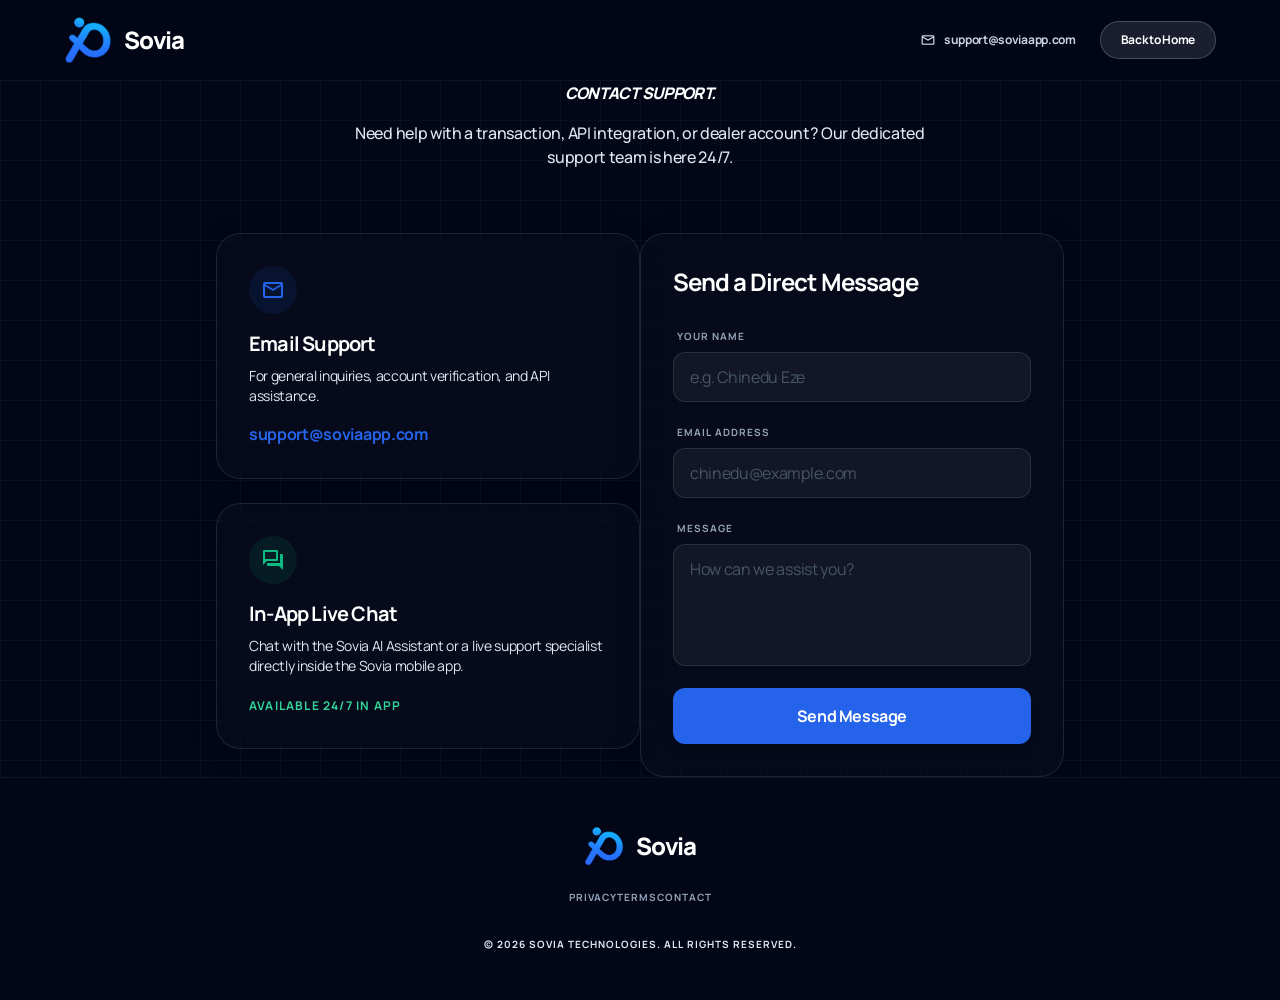
<file: contact.html>
<!DOCTYPE html>
<html lang="en" class="scroll-smooth font-manrope bg-[#020617] text-slate-50">
<head>
    <meta charset="UTF-8">
    <meta name="viewport" content="width=device-width, initial-scale=1.0">
    <title>Contact Support | Sovia</title>
    <meta name="description" content="Reach Sovia 24/7 customer support for transaction assistance, dealer onboarding, API integrations, and partnerships.">
    <meta name="theme-color" content="#020617">
    <link rel="icon" type="image/png" href="sovia-logo.png">

    <!-- Preconnect to Google Fonts for 0ms network latency -->
    <link rel="preconnect" href="https://fonts.googleapis.com">
    <link rel="preconnect" href="https://fonts.gstatic.com" crossorigin>
    <link href="https://fonts.googleapis.com/css2?family=Manrope:wght@300;400;500;600;700;800;900&display=swap" rel="stylesheet">
    <link href="https://fonts.googleapis.com/css2?family=Material+Symbols+Outlined:opsz,wght,FILL,GRAD@24,400,0..1,0&display=swap" rel="stylesheet">
    
    <!-- Instant-load precompiled native production stylesheet -->
    <link rel="stylesheet" href="style.css">
</head>
<body class="selection:bg-primary selection:text-white bg-grid antialiased">

    <!-- Header -->
    <header class="py-4 px-6 sticky top-0 bg-[#020617]/80 backdrop-blur-xl z-50 border-b border-white/5">
        <div class="max-w-6xl mx-auto flex justify-between items-center relative z-10">
            <a href="index.html" class="flex items-center gap-3 group">
                <img src="sovia-logo.png" alt="Sovia" class="w-12 h-12 object-contain shrink-0 flex-none transition-transform group-hover:scale-105" width="48" height="48">
                <span class="text-2xl md:text-3xl font-black tracking-tighter leading-none text-white">Sovia</span>
            </a>
            <div class="flex items-center gap-6">
                <a href="mailto:support@soviaapp.com" class="hidden md:flex items-center gap-2 text-xs font-bold text-slate-300 hover:text-white transition-colors">
                    <span class="material-symbols-outlined text-[16px]">mail</span> support@soviaapp.com
                </a>
                <a href="index.html" class="px-5 py-2.5 bg-white/10 text-white rounded-full text-xs font-bold tracking-tight hover:bg-white/20 transition-all border border-white/20 flex items-center justify-center">
                    Back to Home
                </a>
            </div>
        </div>
    </header>

    <!-- Content -->
    <main class="py-24 px-6 max-w-4xl mx-auto relative z-10">
        
        <div class="mb-16 text-center">
            <h1 class="text-5xl md:text-6xl font-black text-white mb-4 tracking-tighter italic uppercase">Contact <span class="text-purple-500">Support.</span></h1>
            <p class="text-base text-slate-400 font-medium max-w-xl mx-auto">Need help with a transaction, API integration, or dealer account? Our dedicated support team is here 24/7.</p>
        </div>

        <div class="grid grid-cols-1 md:grid-cols-2 gap-8">
            <!-- Contact Info Cards -->
            <div class="flex flex-col gap-6">
                <div class="glass-card p-8 border-white/10 hover:border-primary/50 transition-colors">
                    <div class="w-12 h-12 bg-primary/10 text-primary rounded-full flex items-center justify-center mb-4">
                        <span class="material-symbols-outlined text-2xl">mail</span>
                    </div>
                    <h3 class="text-xl font-bold text-white mb-2">Email Support</h3>
                    <p class="text-sm text-slate-400 mb-4">For general inquiries, account verification, and API assistance.</p>
                    <a href="mailto:support@soviaapp.com" class="text-primary font-bold hover:underline">support@soviaapp.com</a>
                </div>
                
                <div class="glass-card p-8 border-white/10 hover:border-emerald-500/50 transition-colors">
                    <div class="w-12 h-12 bg-emerald-500/10 text-emerald-500 rounded-full flex items-center justify-center mb-4">
                        <span class="material-symbols-outlined text-2xl">forum</span>
                    </div>
                    <h3 class="text-xl font-bold text-white mb-2">In-App Live Chat</h3>
                    <p class="text-sm text-slate-400 mb-4">Chat with the Sovia AI Assistant or a live support specialist directly inside the Sovia mobile app.</p>
                    <span class="text-emerald-400 font-bold text-xs uppercase tracking-widest">Available 24/7 in App</span>
                </div>
            </div>

            <!-- Contact Form -->
            <div class="glass-card p-8 border-white/10">
                <h3 class="text-2xl font-bold text-white mb-6">Send a Direct Message</h3>
                <form class="space-y-4" action="mailto:support@soviaapp.com" method="POST" enctype="text/plain">
                    <div class="space-y-1.5">
                        <label class="text-[10px] font-bold text-slate-400 uppercase tracking-widest pl-1">Your Name</label>
                        <input type="text" name="name" required class="w-full bg-white/5 border border-white/10 rounded-xl px-4 py-3 text-white placeholder:text-slate-600 focus:outline-none focus:border-primary/50 transition-colors" placeholder="e.g. Chinedu Eze">
                    </div>
                    <div class="space-y-1.5">
                        <label class="text-[10px] font-bold text-slate-400 uppercase tracking-widest pl-1">Email Address</label>
                        <input type="email" name="email" required class="w-full bg-white/5 border border-white/10 rounded-xl px-4 py-3 text-white placeholder:text-slate-600 focus:outline-none focus:border-primary/50 transition-colors" placeholder="chinedu@example.com">
                    </div>
                    <div class="space-y-1.5">
                        <label class="text-[10px] font-bold text-slate-400 uppercase tracking-widest pl-1">Message</label>
                        <textarea name="message" required rows="4" class="w-full bg-white/5 border border-white/10 rounded-xl px-4 py-3 text-white placeholder:text-slate-600 focus:outline-none focus:border-primary/50 transition-colors resize-none" placeholder="How can we assist you?"></textarea>
                    </div>
                    <button type="submit" class="w-full py-4 bg-primary hover:bg-blue-600 text-white rounded-xl font-bold tracking-tight transition-colors shadow-lg shadow-primary/20">
                        Send Message
                    </button>
                </form>
            </div>
        </div>

    </main>

    <!-- Footer -->
    <footer class="py-12 px-6 border-t border-white/5 bg-[#020617] relative z-10">
        <div class="max-w-6xl mx-auto">
            <div class="flex flex-col md:flex-row justify-between items-center gap-6 mb-8">
                <a href="index.html" class="flex items-center gap-3">
                    <img src="sovia-logo.png" alt="Sovia" class="w-10 h-10 object-contain shrink-0" width="40" height="40">
                    <span class="text-2xl font-black tracking-tighter text-white">Sovia</span>
                </a>
                <div class="flex flex-wrap justify-center gap-8">
                    <a href="privacy.html" class="text-[10px] font-bold text-slate-400 uppercase tracking-widest hover:text-white transition-colors">Privacy</a>
                    <a href="terms.html" class="text-[10px] font-bold text-slate-400 uppercase tracking-widest hover:text-white transition-colors">Terms</a>
                    <a href="contact.html" class="text-[10px] font-bold text-slate-400 uppercase tracking-widest hover:text-white transition-colors">Contact</a>
                </div>
            </div>
            <div class="text-center">
                <p class="text-[10px] font-bold text-slate-600 uppercase tracking-widest">© 2026 Sovia Technologies. All rights reserved.</p>
            </div>
        </div>
    </footer>

</body>
</html>
</file>
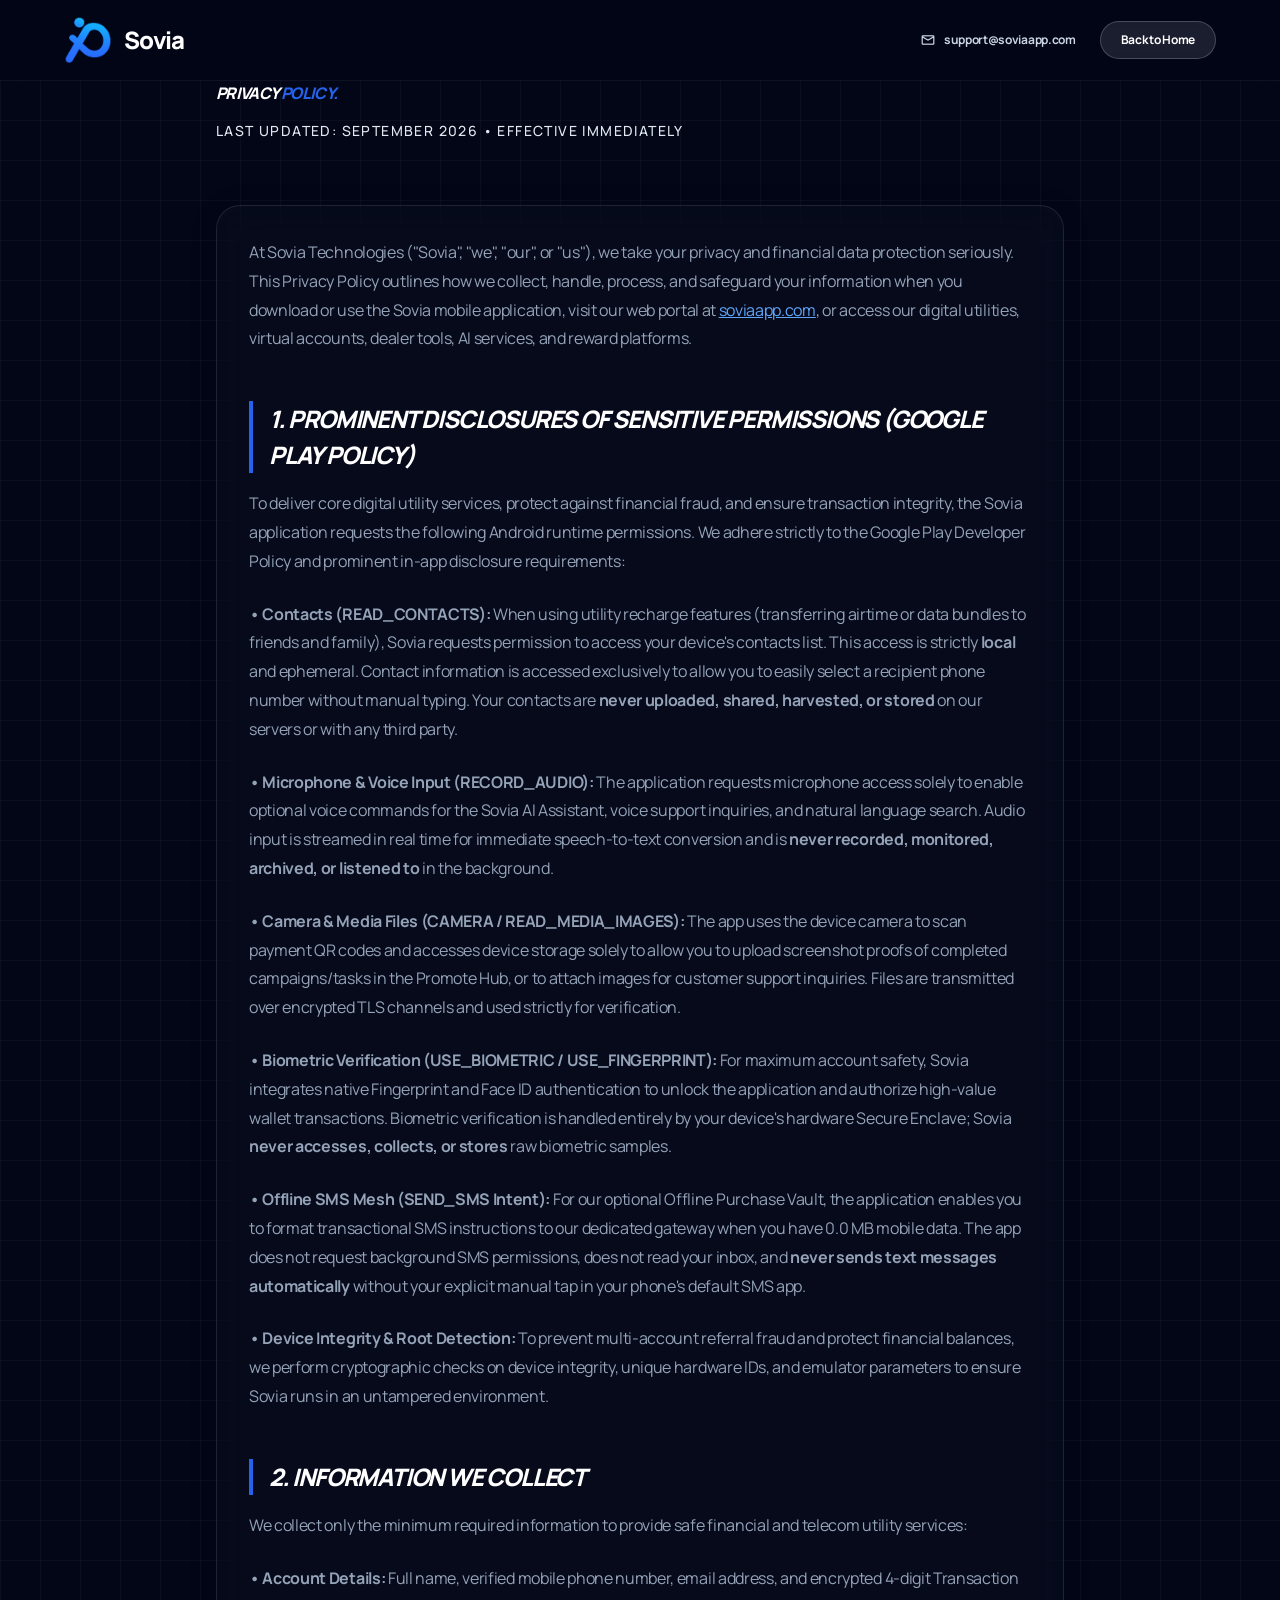
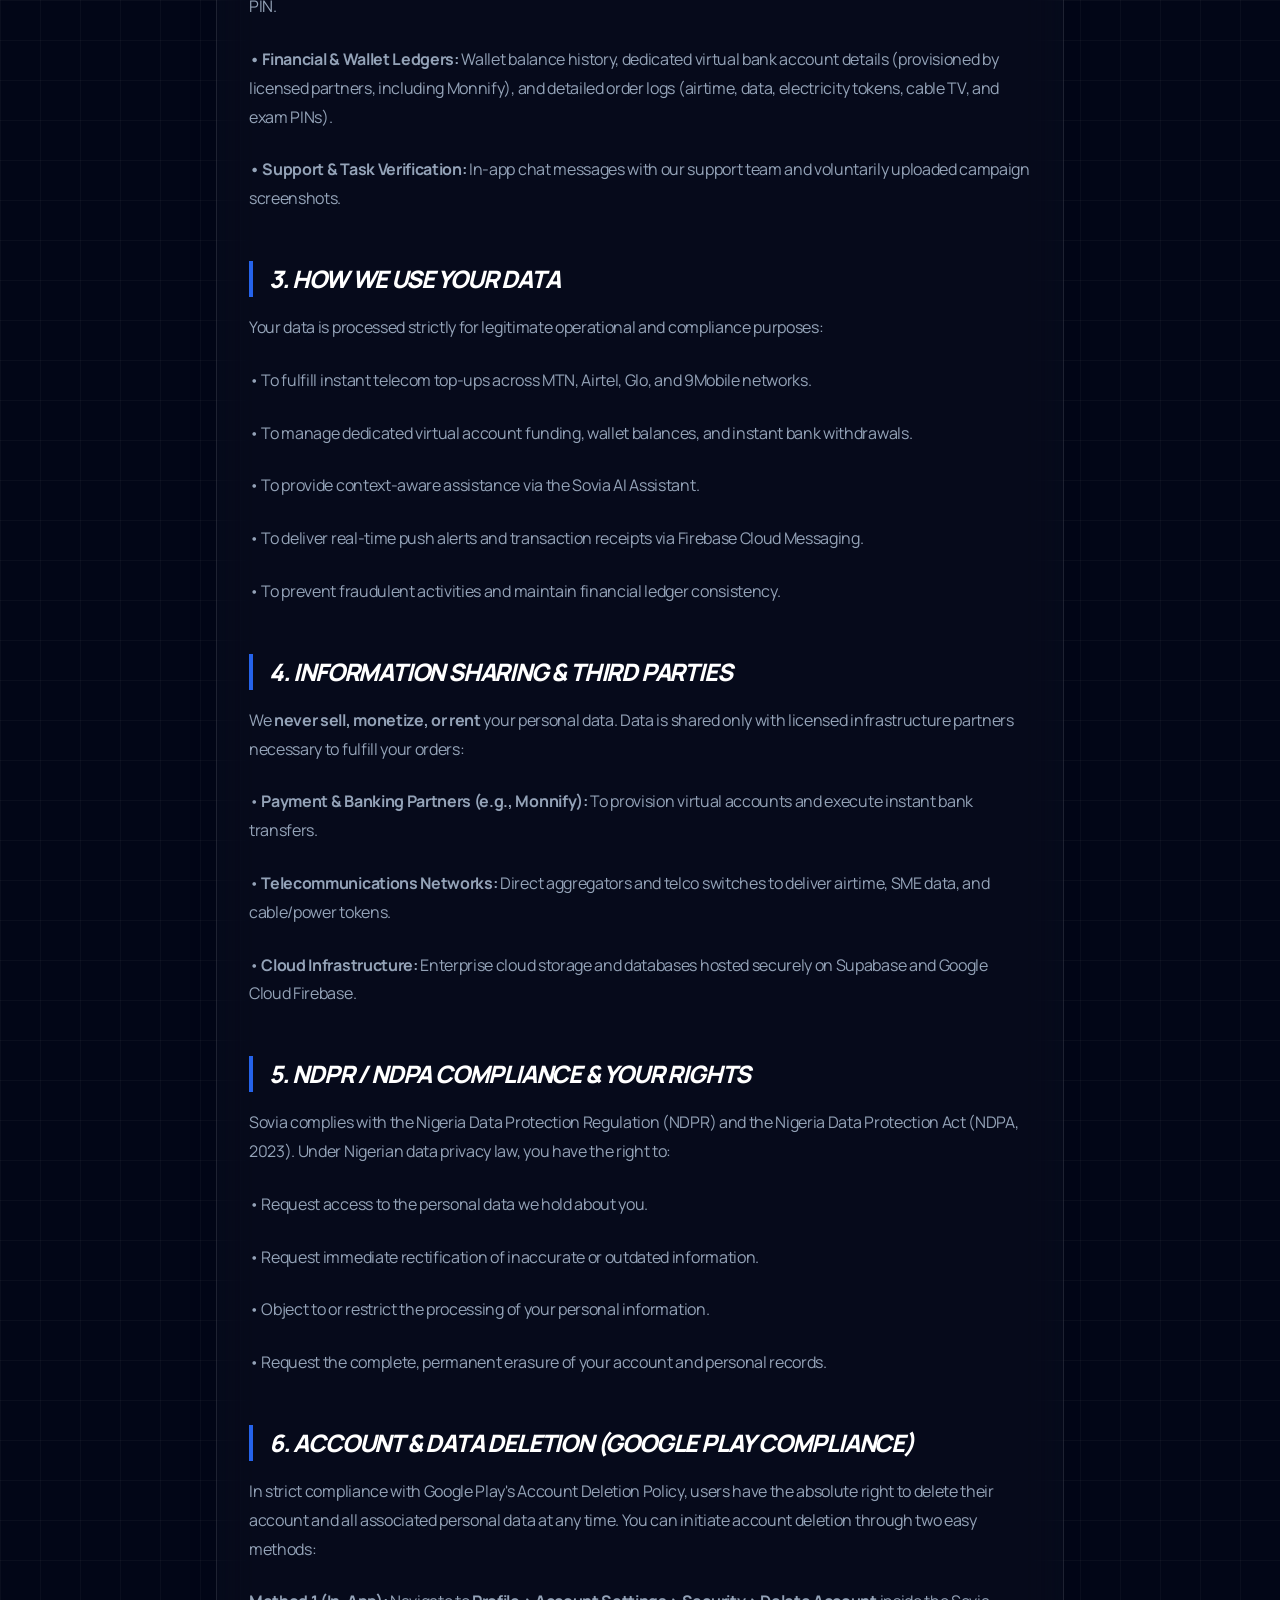
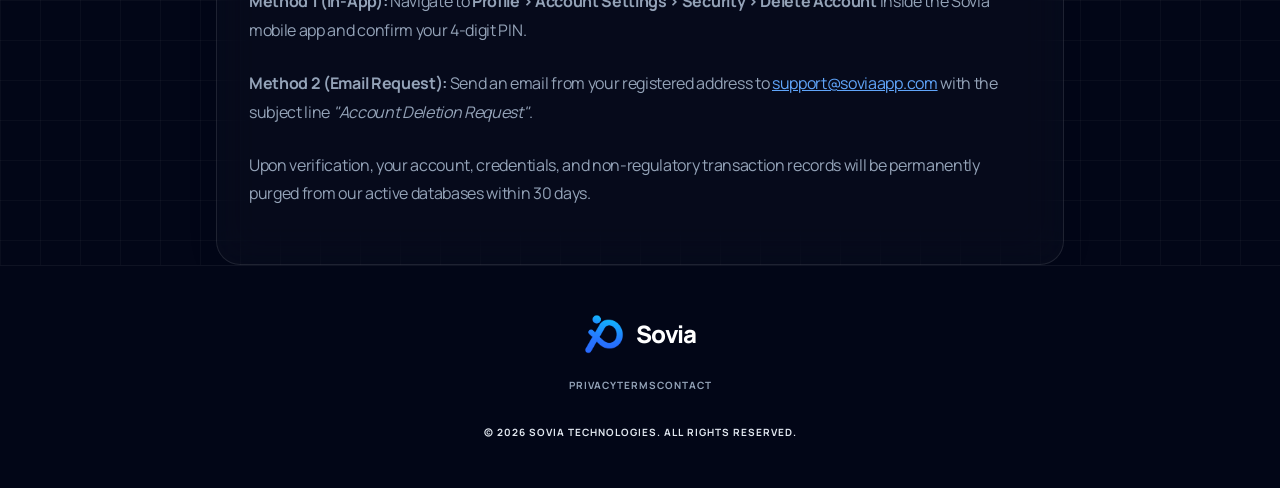
<file: privacy.html>
<!DOCTYPE html>
<html lang="en" class="scroll-smooth font-manrope bg-[#020617] text-slate-50">
<head>
    <meta charset="UTF-8">
    <meta name="viewport" content="width=device-width, initial-scale=1.0">
    <title>Privacy Policy | Sovia</title>
    <meta name="description" content="Sovia Privacy Policy and Prominent Permission Disclosures in compliance with Google Play Store Developer Guidelines, NDPR, and NDPA (2023).">
    <meta name="theme-color" content="#020617">
    <link rel="icon" type="image/png" href="sovia-logo.png">

    <!-- Preconnect to Google Fonts for 0ms network latency -->
    <link rel="preconnect" href="https://fonts.googleapis.com">
    <link rel="preconnect" href="https://fonts.gstatic.com" crossorigin>
    <link href="https://fonts.googleapis.com/css2?family=Manrope:wght@300;400;500;600;700;800;900&display=swap" rel="stylesheet">
    <link href="https://fonts.googleapis.com/css2?family=Material+Symbols+Outlined:opsz,wght,FILL,GRAD@24,400,0..1,0&display=swap" rel="stylesheet">
    
    <!-- Instant-load precompiled native production stylesheet -->
    <link rel="stylesheet" href="style.css">
    <style>
        .legal-content h2 { font-weight: 800; font-size: 1.5rem; margin-top: 3rem; margin-bottom: 1rem; color: #ffffff; border-left: 4px solid #2563EB; padding-left: 1rem; text-transform: uppercase; font-style: italic; letter-spacing: -0.05em !important; }
        .legal-content p { font-size: 1rem; color: #94A3B8 !important; line-height: 1.8; margin-bottom: 1.5rem; }
        .legal-content a { color: #60A5FA; text-decoration: underline; }
    </style>
</head>
<body class="selection:bg-primary selection:text-white bg-grid antialiased">

    <!-- Header -->
    <header class="py-4 px-6 sticky top-0 bg-[#020617]/80 backdrop-blur-xl z-50 border-b border-white/5">
        <div class="max-w-6xl mx-auto flex justify-between items-center relative z-10">
            <a href="index.html" class="flex items-center gap-3 group">
                <img src="sovia-logo.png" alt="Sovia" class="w-12 h-12 object-contain shrink-0 flex-none transition-transform group-hover:scale-105" width="48" height="48">
                <span class="text-2xl md:text-3xl font-black tracking-tighter leading-none text-white">Sovia</span>
            </a>
            <div class="flex items-center gap-6">
                <a href="mailto:support@soviaapp.com" class="hidden md:flex items-center gap-2 text-xs font-bold text-slate-300 hover:text-white transition-colors">
                    <span class="material-symbols-outlined text-[16px]">mail</span> support@soviaapp.com
                </a>
                <a href="index.html" class="px-5 py-2.5 bg-white/10 text-white rounded-full text-xs font-bold tracking-tight hover:bg-white/20 transition-all border border-white/20 flex items-center justify-center">
                    Back to Home
                </a>
            </div>
        </div>
    </header>

    <!-- Content -->
    <main class="py-24 px-6 max-w-4xl mx-auto relative z-10">
        
        <div class="mb-16">
            <h1 class="text-5xl md:text-6xl font-black text-white mb-4 tracking-tighter italic uppercase">Privacy <span class="text-primary">Policy.</span></h1>
            <p class="text-sm text-slate-500 font-medium uppercase tracking-widest">Last Updated: September 2026 • Effective Immediately</p>
        </div>

        <div class="legal-content glass-card p-8 md:p-12 border-white/10">
            <p>At Sovia Technologies ("Sovia", "we", "our", or "us"), we take your privacy and financial data protection seriously. This Privacy Policy outlines how we collect, handle, process, and safeguard your information when you download or use the Sovia mobile application, visit our web portal at <a href="https://soviaapp.com">soviaapp.com</a>, or access our digital utilities, virtual accounts, dealer tools, AI services, and reward platforms.</p>

            <h2>1. Prominent Disclosures of Sensitive Permissions (Google Play Policy)</h2>
            <p>To deliver core digital utility services, protect against financial fraud, and ensure transaction integrity, the Sovia application requests the following Android runtime permissions. We adhere strictly to the Google Play Developer Policy and prominent in-app disclosure requirements:</p>
            
            <p><strong>• Contacts (READ_CONTACTS):</strong> When using utility recharge features (transferring airtime or data bundles to friends and family), Sovia requests permission to access your device's contacts list. This access is strictly <strong>local</strong> and ephemeral. Contact information is accessed exclusively to allow you to easily select a recipient phone number without manual typing. Your contacts are <strong>never uploaded, shared, harvested, or stored</strong> on our servers or with any third party.</p>
            
            <p><strong>• Microphone & Voice Input (RECORD_AUDIO):</strong> The application requests microphone access solely to enable optional voice commands for the Sovia AI Assistant, voice support inquiries, and natural language search. Audio input is streamed in real time for immediate speech-to-text conversion and is <strong>never recorded, monitored, archived, or listened to</strong> in the background.</p>
            
            <p><strong>• Camera & Media Files (CAMERA / READ_MEDIA_IMAGES):</strong> The app uses the device camera to scan payment QR codes and accesses device storage solely to allow you to upload screenshot proofs of completed campaigns/tasks in the Promote Hub, or to attach images for customer support inquiries. Files are transmitted over encrypted TLS channels and used strictly for verification.</p>
            
            <p><strong>• Biometric Verification (USE_BIOMETRIC / USE_FINGERPRINT):</strong> For maximum account safety, Sovia integrates native Fingerprint and Face ID authentication to unlock the application and authorize high-value wallet transactions. Biometric verification is handled entirely by your device's hardware Secure Enclave; Sovia <strong>never accesses, collects, or stores</strong> raw biometric samples.</p>
            
            <p><strong>• Offline SMS Mesh (SEND_SMS Intent):</strong> For our optional Offline Purchase Vault, the application enables you to format transactional SMS instructions to our dedicated gateway when you have 0.0 MB mobile data. The app does not request background SMS permissions, does not read your inbox, and <strong>never sends text messages automatically</strong> without your explicit manual tap in your phone's default SMS app.</p>
            
            <p><strong>• Device Integrity & Root Detection:</strong> To prevent multi-account referral fraud and protect financial balances, we perform cryptographic checks on device integrity, unique hardware IDs, and emulator parameters to ensure Sovia runs in an untampered environment.</p>

            <h2>2. Information We Collect</h2>
            <p>We collect only the minimum required information to provide safe financial and telecom utility services:</p>
            <p><strong>• Account Details:</strong> Full name, verified mobile phone number, email address, and encrypted 4-digit Transaction PIN.</p>
            <p><strong>• Financial & Wallet Ledgers:</strong> Wallet balance history, dedicated virtual bank account details (provisioned by licensed partners, including Monnify), and detailed order logs (airtime, data, electricity tokens, cable TV, and exam PINs).</p>
            <p><strong>• Support & Task Verification:</strong> In-app chat messages with our support team and voluntarily uploaded campaign screenshots.</p>

            <h2>3. How We Use Your Data</h2>
            <p>Your data is processed strictly for legitimate operational and compliance purposes:</p>
            <p>• To fulfill instant telecom top-ups across MTN, Airtel, Glo, and 9Mobile networks.</p>
            <p>• To manage dedicated virtual account funding, wallet balances, and instant bank withdrawals.</p>
            <p>• To provide context-aware assistance via the Sovia AI Assistant.</p>
            <p>• To deliver real-time push alerts and transaction receipts via Firebase Cloud Messaging.</p>
            <p>• To prevent fraudulent activities and maintain financial ledger consistency.</p>

            <h2>4. Information Sharing & Third Parties</h2>
            <p>We <strong>never sell, monetize, or rent</strong> your personal data. Data is shared only with licensed infrastructure partners necessary to fulfill your orders:</p>
            <p>• <strong>Payment & Banking Partners (e.g., Monnify):</strong> To provision virtual accounts and execute instant bank transfers.</p>
            <p>• <strong>Telecommunications Networks:</strong> Direct aggregators and telco switches to deliver airtime, SME data, and cable/power tokens.</p>
            <p>• <strong>Cloud Infrastructure:</strong> Enterprise cloud storage and databases hosted securely on Supabase and Google Cloud Firebase.</p>

            <h2>5. NDPR / NDPA Compliance & Your Rights</h2>
            <p>Sovia complies with the Nigeria Data Protection Regulation (NDPR) and the Nigeria Data Protection Act (NDPA, 2023). Under Nigerian data privacy law, you have the right to:</p>
            <p>• Request access to the personal data we hold about you.</p>
            <p>• Request immediate rectification of inaccurate or outdated information.</p>
            <p>• Object to or restrict the processing of your personal information.</p>
            <p>• Request the complete, permanent erasure of your account and personal records.</p>

            <h2>6. Account & Data Deletion (Google Play Compliance)</h2>
            <p>In strict compliance with Google Play's Account Deletion Policy, users have the absolute right to delete their account and all associated personal data at any time. You can initiate account deletion through two easy methods:</p>
            <p><strong>Method 1 (In-App):</strong> Navigate to <strong>Profile &gt; Account Settings &gt; Security &gt; Delete Account</strong> inside the Sovia mobile app and confirm your 4-digit PIN.</p>
            <p><strong>Method 2 (Email Request):</strong> Send an email from your registered address to <a href="mailto:support@soviaapp.com">support@soviaapp.com</a> with the subject line <em>"Account Deletion Request"</em>.</p>
            <p>Upon verification, your account, credentials, and non-regulatory transaction records will be permanently purged from our active databases within 30 days.</p>
        </div>

    </main>

    <!-- Footer -->
    <footer class="py-12 px-6 border-t border-white/5 bg-[#020617] relative z-10">
        <div class="max-w-6xl mx-auto">
            <div class="flex flex-col md:flex-row justify-between items-center gap-6 mb-8">
                <a href="index.html" class="flex items-center gap-3">
                    <img src="sovia-logo.png" alt="Sovia" class="w-10 h-10 object-contain shrink-0" width="40" height="40">
                    <span class="text-2xl font-black tracking-tighter text-white">Sovia</span>
                </a>
                <div class="flex flex-wrap justify-center gap-8">
                    <a href="privacy.html" class="text-[10px] font-bold text-slate-400 uppercase tracking-widest hover:text-white transition-colors">Privacy</a>
                    <a href="terms.html" class="text-[10px] font-bold text-slate-400 uppercase tracking-widest hover:text-white transition-colors">Terms</a>
                    <a href="support.html" class="text-[10px] font-bold text-slate-400 uppercase tracking-widest hover:text-white transition-colors">Contact</a>
                </div>
            </div>
            <div class="text-center">
                <p class="text-[10px] font-bold text-slate-600 uppercase tracking-widest">© 2026 Sovia Technologies. All rights reserved.</p>
            </div>
        </div>
    </footer>

</body>
</html>
</file>
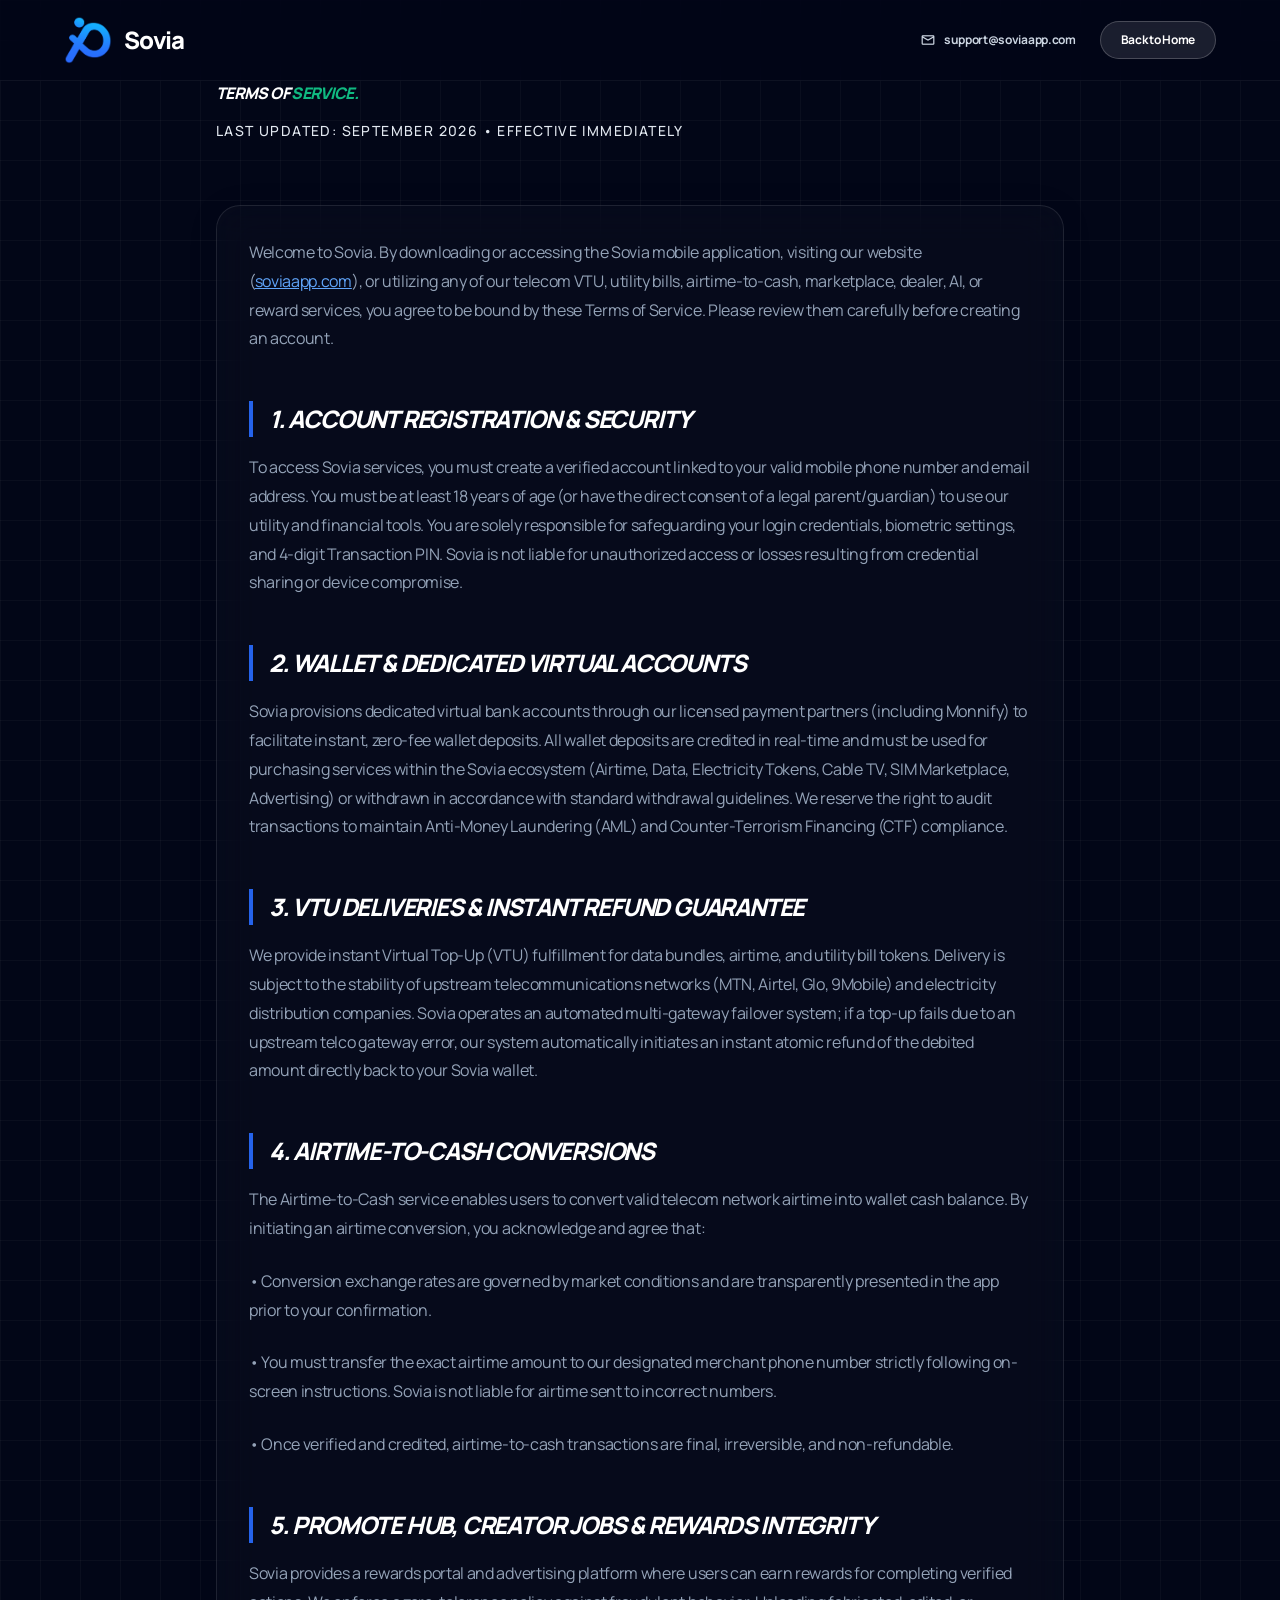
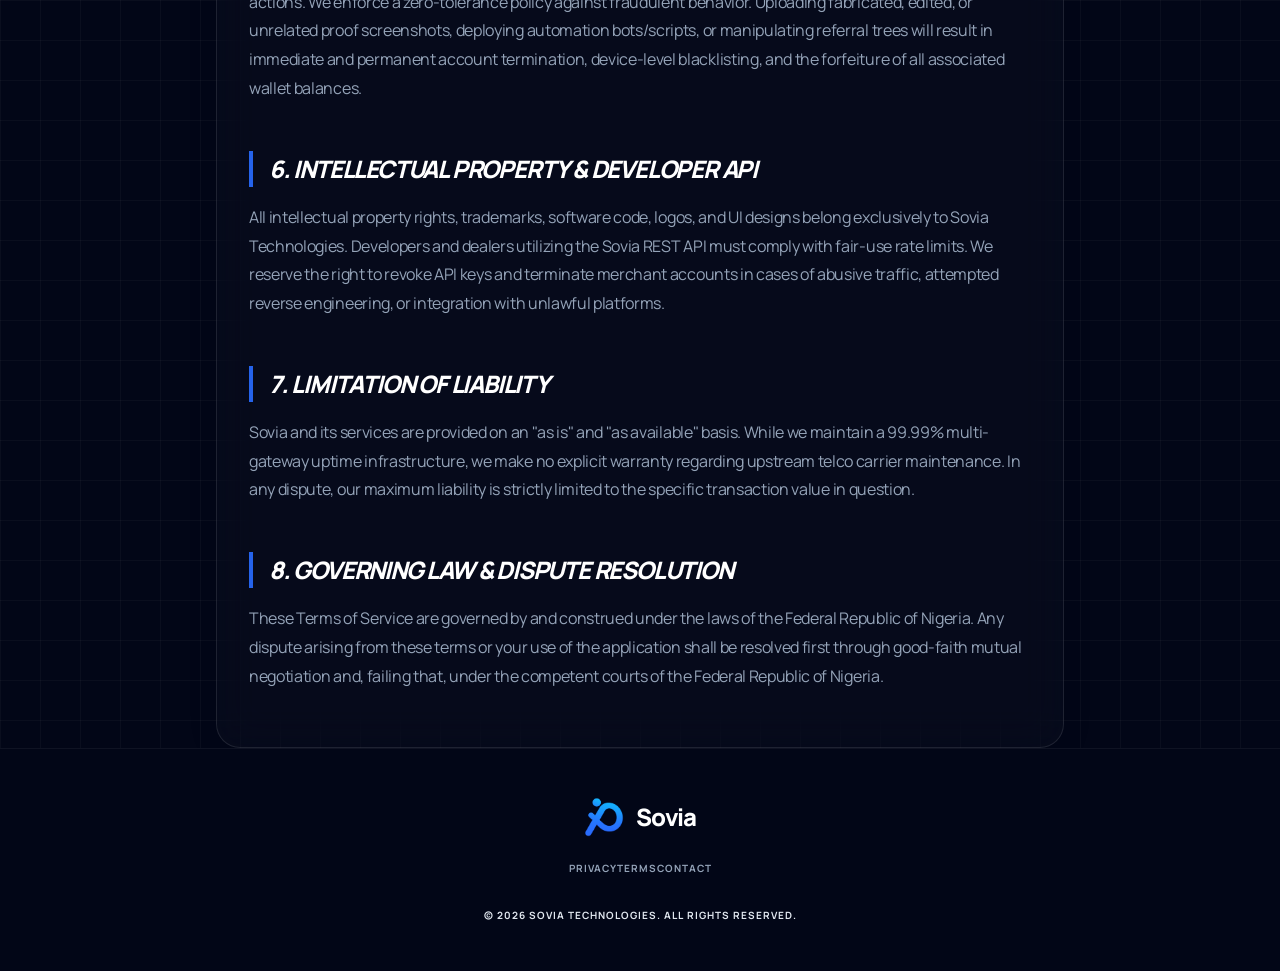
<file: terms.html>
<!DOCTYPE html>
<html lang="en" class="scroll-smooth font-manrope bg-[#020617] text-slate-50">
<head>
    <meta charset="UTF-8">
    <meta name="viewport" content="width=device-width, initial-scale=1.0">
    <title>Terms of Service | Sovia</title>
    <meta name="description" content="Sovia Terms of Service governing the use of the Sovia mobile app, wholesale data, airtime to cash, dealer services, and digital utilities.">
    <meta name="theme-color" content="#020617">
    <link rel="icon" type="image/png" href="sovia-logo.png">

    <!-- Preconnect to Google Fonts for 0ms network latency -->
    <link rel="preconnect" href="https://fonts.googleapis.com">
    <link rel="preconnect" href="https://fonts.gstatic.com" crossorigin>
    <link href="https://fonts.googleapis.com/css2?family=Manrope:wght@300;400;500;600;700;800;900&display=swap" rel="stylesheet">
    <link href="https://fonts.googleapis.com/css2?family=Material+Symbols+Outlined:opsz,wght,FILL,GRAD@24,400,0..1,0&display=swap" rel="stylesheet">
    
    <!-- Instant-load precompiled native production stylesheet -->
    <link rel="stylesheet" href="style.css">
    <style>
        .legal-content h2 { font-weight: 800; font-size: 1.5rem; margin-top: 3rem; margin-bottom: 1rem; color: #ffffff; border-left: 4px solid #2563EB; padding-left: 1rem; text-transform: uppercase; font-style: italic; letter-spacing: -0.05em !important; }
        .legal-content p { font-size: 1rem; color: #94A3B8 !important; line-height: 1.8; margin-bottom: 1.5rem; }
        .legal-content a { color: #60A5FA; text-decoration: underline; }
    </style>
</head>
<body class="selection:bg-primary selection:text-white bg-grid antialiased">

    <!-- Header -->
    <header class="py-4 px-6 sticky top-0 bg-[#020617]/80 backdrop-blur-xl z-50 border-b border-white/5">
        <div class="max-w-6xl mx-auto flex justify-between items-center relative z-10">
            <a href="index.html" class="flex items-center gap-3 group">
                <img src="sovia-logo.png" alt="Sovia" class="w-12 h-12 object-contain shrink-0 flex-none transition-transform group-hover:scale-105" width="48" height="48">
                <span class="text-2xl md:text-3xl font-black tracking-tighter leading-none text-white">Sovia</span>
            </a>
            <div class="flex items-center gap-6">
                <a href="mailto:support@soviaapp.com" class="hidden md:flex items-center gap-2 text-xs font-bold text-slate-300 hover:text-white transition-colors">
                    <span class="material-symbols-outlined text-[16px]">mail</span> support@soviaapp.com
                </a>
                <a href="index.html" class="px-5 py-2.5 bg-white/10 text-white rounded-full text-xs font-bold tracking-tight hover:bg-white/20 transition-all border border-white/20 flex items-center justify-center">
                    Back to Home
                </a>
            </div>
        </div>
    </header>

    <!-- Content -->
    <main class="py-24 px-6 max-w-4xl mx-auto relative z-10">
        
        <div class="mb-16">
            <h1 class="text-5xl md:text-6xl font-black text-white mb-4 tracking-tighter italic uppercase">Terms of <span class="text-emerald-500">Service.</span></h1>
            <p class="text-sm text-slate-500 font-medium uppercase tracking-widest">Last Updated: September 2026 • Effective Immediately</p>
        </div>

        <div class="legal-content glass-card p-8 md:p-12 border-white/10">
            <p>Welcome to Sovia. By downloading or accessing the Sovia mobile application, visiting our website (<a href="https://soviaapp.com">soviaapp.com</a>), or utilizing any of our telecom VTU, utility bills, airtime-to-cash, marketplace, dealer, AI, or reward services, you agree to be bound by these Terms of Service. Please review them carefully before creating an account.</p>

            <h2>1. Account Registration & Security</h2>
            <p>To access Sovia services, you must create a verified account linked to your valid mobile phone number and email address. You must be at least 18 years of age (or have the direct consent of a legal parent/guardian) to use our utility and financial tools. You are solely responsible for safeguarding your login credentials, biometric settings, and 4-digit Transaction PIN. Sovia is not liable for unauthorized access or losses resulting from credential sharing or device compromise.</p>

            <h2>2. Wallet & Dedicated Virtual Accounts</h2>
            <p>Sovia provisions dedicated virtual bank accounts through our licensed payment partners (including Monnify) to facilitate instant, zero-fee wallet deposits. All wallet deposits are credited in real-time and must be used for purchasing services within the Sovia ecosystem (Airtime, Data, Electricity Tokens, Cable TV, SIM Marketplace, Advertising) or withdrawn in accordance with standard withdrawal guidelines. We reserve the right to audit transactions to maintain Anti-Money Laundering (AML) and Counter-Terrorism Financing (CTF) compliance.</p>

            <h2>3. VTU Deliveries & Instant Refund Guarantee</h2>
            <p>We provide instant Virtual Top-Up (VTU) fulfillment for data bundles, airtime, and utility bill tokens. Delivery is subject to the stability of upstream telecommunications networks (MTN, Airtel, Glo, 9Mobile) and electricity distribution companies. Sovia operates an automated multi-gateway failover system; if a top-up fails due to an upstream telco gateway error, our system automatically initiates an instant atomic refund of the debited amount directly back to your Sovia wallet.</p>

            <h2>4. Airtime-to-Cash Conversions</h2>
            <p>The Airtime-to-Cash service enables users to convert valid telecom network airtime into wallet cash balance. By initiating an airtime conversion, you acknowledge and agree that:</p>
            <p>• Conversion exchange rates are governed by market conditions and are transparently presented in the app prior to your confirmation.</p>
            <p>• You must transfer the exact airtime amount to our designated merchant phone number strictly following on-screen instructions. Sovia is not liable for airtime sent to incorrect numbers.</p>
            <p>• Once verified and credited, airtime-to-cash transactions are final, irreversible, and non-refundable.</p>

            <h2>5. Promote Hub, Creator Jobs & Rewards Integrity</h2>
            <p>Sovia provides a rewards portal and advertising platform where users can earn rewards for completing verified actions. We enforce a zero-tolerance policy against fraudulent behavior. Uploading fabricated, edited, or unrelated proof screenshots, deploying automation bots/scripts, or manipulating referral trees will result in immediate and permanent account termination, device-level blacklisting, and the forfeiture of all associated wallet balances.</p>

            <h2>6. Intellectual Property & Developer API</h2>
            <p>All intellectual property rights, trademarks, software code, logos, and UI designs belong exclusively to Sovia Technologies. Developers and dealers utilizing the Sovia REST API must comply with fair-use rate limits. We reserve the right to revoke API keys and terminate merchant accounts in cases of abusive traffic, attempted reverse engineering, or integration with unlawful platforms.</p>

            <h2>7. Limitation of Liability</h2>
            <p>Sovia and its services are provided on an "as is" and "as available" basis. While we maintain a 99.99% multi-gateway uptime infrastructure, we make no explicit warranty regarding upstream telco carrier maintenance. In any dispute, our maximum liability is strictly limited to the specific transaction value in question.</p>

            <h2>8. Governing Law & Dispute Resolution</h2>
            <p>These Terms of Service are governed by and construed under the laws of the Federal Republic of Nigeria. Any dispute arising from these terms or your use of the application shall be resolved first through good-faith mutual negotiation and, failing that, under the competent courts of the Federal Republic of Nigeria.</p>
        </div>

    </main>

    <!-- Footer -->
    <footer class="py-12 px-6 border-t border-white/5 bg-[#020617] relative z-10">
        <div class="max-w-6xl mx-auto">
            <div class="flex flex-col md:flex-row justify-between items-center gap-6 mb-8">
                <a href="index.html" class="flex items-center gap-3">
                    <img src="sovia-logo.png" alt="Sovia" class="w-10 h-10 object-contain shrink-0" width="40" height="40">
                    <span class="text-2xl font-black tracking-tighter text-white">Sovia</span>
                </a>
                <div class="flex flex-wrap justify-center gap-8">
                    <a href="privacy.html" class="text-[10px] font-bold text-slate-400 uppercase tracking-widest hover:text-white transition-colors">Privacy</a>
                    <a href="terms.html" class="text-[10px] font-bold text-slate-400 uppercase tracking-widest hover:text-white transition-colors">Terms</a>
                    <a href="support.html" class="text-[10px] font-bold text-slate-400 uppercase tracking-widest hover:text-white transition-colors">Contact</a>
                </div>
            </div>
            <div class="text-center">
                <p class="text-[10px] font-bold text-slate-600 uppercase tracking-widest">© 2026 Sovia Technologies. All rights reserved.</p>
            </div>
        </div>
    </footer>

</body>
</html>
</file>
<file: style.css>
body { font-family: 'Manrope', sans-serif; letter-spacing: -0.02em; background-color: #020617; overflow-x: hidden; }
        
        /* Premium Backgrounds */
        .bg-grid { background-image: linear-gradient(to right, rgba(255,255,255,0.03) 1px, transparent 1px), linear-gradient(to bottom, rgba(255,255,255,0.03) 1px, transparent 1px); background-size: 40px 40px; }
        .gradient-text { background: linear-gradient(135deg, #FFFFFF 0%, #94A3B8 100%); -webkit-background-clip: text; -webkit-text-fill-color: transparent; }
        .primary-gradient-text { background: linear-gradient(135deg, #60A5FA 0%, #2563EB 100%); -webkit-background-clip: text; -webkit-text-fill-color: transparent; }
        
        /* Glassmorphism Cards */
        .glass-card { background: rgba(255, 255, 255, 0.03); border: 1px solid rgba(255, 255, 255, 0.05); border-radius: 24px; transition: all 0.4s cubic-bezier(0.16, 1, 0.3, 1); box-shadow: 0 4px 30px rgba(0, 0, 0, 0.1); }
        @media (min-width: 768px) { .glass-card { backdrop-filter: blur(20px); -webkit-backdrop-filter: blur(20px); background: rgba(255, 255, 255, 0.02); } }
        .glass-card:hover { background: rgba(255, 255, 255, 0.04); border-color: rgba(255, 255, 255, 0.15); transform: translateY(-4px); box-shadow: 0 20px 40px rgba(0, 0, 0, 0.4); }
        
        /* Scroll Reveal Animations */
        .reveal { opacity: 0; transform: translateY(40px); transition: all 1s cubic-bezier(0.16, 1, 0.3, 1); }
        .reveal.active { opacity: 1; transform: translateY(0); }
        .delay-100 { transition-delay: 100ms; } .delay-200 { transition-delay: 200ms; } .delay-300 { transition-delay: 300ms; }
    
        /* Typing Animation */
        .cursor { display: inline-block; width: 4px; height: 1em; background-color: #3B82F6; margin-left: 4px; vertical-align: text-bottom; animation: blink 1s step-end infinite; }
        @keyframes blink { 0%, 100% { opacity: 1; } 50% { opacity: 0; } }
        /* Text Visibility Enhancements */
        p { color: #E2E8F0 !important; }
        h1, h2, h3, h4, h5 { letter-spacing: -0.04em !important; }
    
*, ::before, ::after{--tw-border-spacing-x:0;--tw-border-spacing-y:0;--tw-translate-x:0;--tw-translate-y:0;--tw-rotate:0;--tw-skew-x:0;--tw-skew-y:0;--tw-scale-x:1;--tw-scale-y:1;--tw-pan-x: ;--tw-pan-y: ;--tw-pinch-zoom: ;--tw-scroll-snap-strictness:proximity;--tw-gradient-from-position: ;--tw-gradient-via-position: ;--tw-gradient-to-position: ;--tw-ordinal: ;--tw-slashed-zero: ;--tw-numeric-figure: ;--tw-numeric-spacing: ;--tw-numeric-fraction: ;--tw-ring-inset: ;--tw-ring-offset-width:0px;--tw-ring-offset-color:#fff;--tw-ring-color:rgb(59 130 246 / 0.5);--tw-ring-offset-shadow:0 0 #0000;--tw-ring-shadow:0 0 #0000;--tw-shadow:0 0 #0000;--tw-shadow-colored:0 0 #0000;--tw-blur: ;--tw-brightness: ;--tw-contrast: ;--tw-grayscale: ;--tw-hue-rotate: ;--tw-invert: ;--tw-saturate: ;--tw-sepia: ;--tw-drop-shadow: ;--tw-backdrop-blur: ;--tw-backdrop-brightness: ;--tw-backdrop-contrast: ;--tw-backdrop-grayscale: ;--tw-backdrop-hue-rotate: ;--tw-backdrop-invert: ;--tw-backdrop-opacity: ;--tw-backdrop-saturate: ;--tw-backdrop-sepia: ;--tw-contain-size: ;--tw-contain-layout: ;--tw-contain-paint: ;--tw-contain-style: }::backdrop{--tw-border-spacing-x:0;--tw-border-spacing-y:0;--tw-translate-x:0;--tw-translate-y:0;--tw-rotate:0;--tw-skew-x:0;--tw-skew-y:0;--tw-scale-x:1;--tw-scale-y:1;--tw-pan-x: ;--tw-pan-y: ;--tw-pinch-zoom: ;--tw-scroll-snap-strictness:proximity;--tw-gradient-from-position: ;--tw-gradient-via-position: ;--tw-gradient-to-position: ;--tw-ordinal: ;--tw-slashed-zero: ;--tw-numeric-figure: ;--tw-numeric-spacing: ;--tw-numeric-fraction: ;--tw-ring-inset: ;--tw-ring-offset-width:0px;--tw-ring-offset-color:#fff;--tw-ring-color:rgb(59 130 246 / 0.5);--tw-ring-offset-shadow:0 0 #0000;--tw-ring-shadow:0 0 #0000;--tw-shadow:0 0 #0000;--tw-shadow-colored:0 0 #0000;--tw-blur: ;--tw-brightness: ;--tw-contrast: ;--tw-grayscale: ;--tw-hue-rotate: ;--tw-invert: ;--tw-saturate: ;--tw-sepia: ;--tw-drop-shadow: ;--tw-backdrop-blur: ;--tw-backdrop-brightness: ;--tw-backdrop-contrast: ;--tw-backdrop-grayscale: ;--tw-backdrop-hue-rotate: ;--tw-backdrop-invert: ;--tw-backdrop-opacity: ;--tw-backdrop-saturate: ;--tw-backdrop-sepia: ;--tw-contain-size: ;--tw-contain-layout: ;--tw-contain-paint: ;--tw-contain-style: }/* ! tailwindcss v3.4.17 | MIT License | https://tailwindcss.com */*,::after,::before{box-sizing:border-box;border-width:0;border-style:solid;border-color:#e5e7eb}::after,::before{--tw-content:''}:host,html{line-height:1.5;-webkit-text-size-adjust:100%;-moz-tab-size:4;tab-size:4;font-family:ui-sans-serif, system-ui, sans-serif, "Apple Color Emoji", "Segoe UI Emoji", "Segoe UI Symbol", "Noto Color Emoji";font-feature-settings:normal;font-variation-settings:normal;-webkit-tap-highlight-color:transparent}body{margin:0;line-height:inherit}hr{height:0;color:inherit;border-top-width:1px}abbr:where([title]){-webkit-text-decoration:underline dotted;text-decoration:underline dotted}h1,h2,h3,h4,h5,h6{font-size:inherit;font-weight:inherit}a{color:inherit;text-decoration:inherit}b,strong{font-weight:bolder}code,kbd,pre,samp{font-family:ui-monospace, SFMono-Regular, Menlo, Monaco, Consolas, "Liberation Mono", "Courier New", monospace;font-feature-settings:normal;font-variation-settings:normal;font-size:1em}small{font-size:80%}sub,sup{font-size:75%;line-height:0;position:relative;vertical-align:baseline}sub{bottom:-.25em}sup{top:-.5em}table{text-indent:0;border-color:inherit;border-collapse:collapse}button,input,optgroup,select,textarea{font-family:inherit;font-feature-settings:inherit;font-variation-settings:inherit;font-size:100%;font-weight:inherit;line-height:inherit;letter-spacing:inherit;color:inherit;margin:0;padding:0}button,select{text-transform:none}button,input:where([type=button]),input:where([type=reset]),input:where([type=submit]){-webkit-appearance:button;background-color:transparent;background-image:none}:-moz-focusring{outline:auto}:-moz-ui-invalid{box-shadow:none}progress{vertical-align:baseline}::-webkit-inner-spin-button,::-webkit-outer-spin-button{height:auto}[type=search]{-webkit-appearance:textfield;outline-offset:-2px}::-webkit-search-decoration{-webkit-appearance:none}::-webkit-file-upload-button{-webkit-appearance:button;font:inherit}summary{display:list-item}blockquote,dd,dl,figure,h1,h2,h3,h4,h5,h6,hr,p,pre{margin:0}fieldset{margin:0;padding:0}legend{padding:0}menu,ol,ul{list-style:none;margin:0;padding:0}dialog{padding:0}textarea{resize:vertical}input::placeholder,textarea::placeholder{opacity:1;color:#9ca3af}[role=button],button{cursor:pointer}:disabled{cursor:default}audio,canvas,embed,iframe,img,object,svg,video{display:block;vertical-align:middle}img,video{max-width:100%;height:auto}[hidden]:where(:not([hidden=until-found])){display:none}.pointer-events-none{pointer-events:none}.fixed{position:fixed}.absolute{position:absolute}.relative{position:relative}.sticky{position:sticky}.inset-0{inset:0px}.-right-2{right:-0.5rem}.-right-4{right:-1rem}.-top-2\.5{top:-0.625rem}.-top-4{top:-1rem}.bottom-\[-20\%\]{bottom:-20%}.left-0{left:0px}.left-\[-10\%\]{left:-10%}.right-0{right:0px}.right-\[-10\%\]{right:-10%}.top-0{top:0px}.top-1\/2{top:50%}.top-\[-20\%\]{top:-20%}.-z-10{z-index:-10}.z-0{z-index:0}.z-10{z-index:10}.z-20{z-index:20}.z-50{z-index:50}.mx-auto{margin-left:auto;margin-right:auto}.mb-0\.5{margin-bottom:0.125rem}.mb-1{margin-bottom:0.25rem}.mb-10{margin-bottom:2.5rem}.mb-12{margin-bottom:3rem}.mb-16{margin-bottom:4rem}.mb-2{margin-bottom:0.5rem}.mb-3{margin-bottom:0.75rem}.mb-4{margin-bottom:1rem}.mb-6{margin-bottom:1.5rem}.mb-8{margin-bottom:2rem}.ml-4{margin-left:1rem}.mt-1{margin-top:0.25rem}.mt-6{margin-top:1.5rem}.mt-8{margin-top:2rem}.block{display:block}.flex{display:flex}.inline-flex{display:inline-flex}.grid{display:grid}.hidden{display:none}.h-1\.5{height:0.375rem}.h-10{height:2.5rem}.h-12{height:3rem}.h-14{height:3.5rem}.h-16{height:4rem}.h-3{height:0.75rem}.h-32{height:8rem}.h-64{height:16rem}.h-8{height:2rem}.h-9{height:2.25rem}.h-\[1px\]{height:1px}.h-\[50vw\]{height:50vw}.h-full{height:100%}.w-1\/3{width:33.333333%}.w-10{width:2.5rem}.w-12{width:3rem}.w-14{width:3.5rem}.w-16{width:4rem}.w-3{width:0.75rem}.w-32{width:8rem}.w-64{width:16rem}.w-8{width:2rem}.w-9{width:2.25rem}.w-\[50vw\]{width:50vw}.w-full{width:100%}.min-w-\[32px\]{min-width:32px}.max-w-2xl{max-width:42rem}.max-w-4xl{max-width:56rem}.max-w-6xl{max-width:72rem}.max-w-\[32px\]{max-width:32px}.max-w-md{max-width:28rem}.max-w-sm{max-width:24rem}.max-w-xl{max-width:36rem}.flex-1{flex:1 1 0%}.flex-none{flex:none}.shrink-0{flex-shrink:0}.flex-grow{flex-grow:1}.border-collapse{border-collapse:collapse}.-translate-y-1\/2{--tw-translate-y:-50%;transform:translate(var(--tw-translate-x), var(--tw-translate-y)) rotate(var(--tw-rotate)) skewX(var(--tw-skew-x)) skewY(var(--tw-skew-y)) scaleX(var(--tw-scale-x)) scaleY(var(--tw-scale-y))}.rotate-6{--tw-rotate:6deg;transform:translate(var(--tw-translate-x), var(--tw-translate-y)) rotate(var(--tw-rotate)) skewX(var(--tw-skew-x)) skewY(var(--tw-skew-y)) scaleX(var(--tw-scale-x)) scaleY(var(--tw-scale-y))}.transform{transform:translate(var(--tw-translate-x), var(--tw-translate-y)) rotate(var(--tw-rotate)) skewX(var(--tw-skew-x)) skewY(var(--tw-skew-y)) scaleX(var(--tw-scale-x)) scaleY(var(--tw-scale-y))}@keyframes glow{0%{opacity:0.3;transform:scale(1)}100%{opacity:0.6;transform:scale(1.1)}}.animate-glow{animation:glow 8s ease-in-out infinite alternate}.cursor-not-allowed{cursor:not-allowed}.cursor-pointer{cursor:pointer}.resize-none{resize:none}.scroll-mt-32{scroll-margin-top:8rem}.grid-cols-1{grid-template-columns:repeat(1, minmax(0, 1fr))}.grid-cols-2{grid-template-columns:repeat(2, minmax(0, 1fr))}.flex-col{flex-direction:column}.flex-col-reverse{flex-direction:column-reverse}.flex-wrap{flex-wrap:wrap}.items-start{align-items:flex-start}.items-center{align-items:center}.justify-center{justify-content:center}.justify-between{justify-content:space-between}.gap-10{gap:2.5rem}.gap-2{gap:0.5rem}.gap-3{gap:0.75rem}.gap-4{gap:1rem}.gap-6{gap:1.5rem}.space-y-1\.5 > :not([hidden]) ~ :not([hidden]){--tw-space-y-reverse:0;margin-top:calc(0.375rem * calc(1 - var(--tw-space-y-reverse)));margin-bottom:calc(0.375rem * var(--tw-space-y-reverse))}.space-y-3 > :not([hidden]) ~ :not([hidden]){--tw-space-y-reverse:0;margin-top:calc(0.75rem * calc(1 - var(--tw-space-y-reverse)));margin-bottom:calc(0.75rem * var(--tw-space-y-reverse))}.space-y-4 > :not([hidden]) ~ :not([hidden]){--tw-space-y-reverse:0;margin-top:calc(1rem * calc(1 - var(--tw-space-y-reverse)));margin-bottom:calc(1rem * var(--tw-space-y-reverse))}.divide-x > :not([hidden]) ~ :not([hidden]){--tw-divide-x-reverse:0;border-right-width:calc(1px * var(--tw-divide-x-reverse));border-left-width:calc(1px * calc(1 - var(--tw-divide-x-reverse)))}.divide-y > :not([hidden]) ~ :not([hidden]){--tw-divide-y-reverse:0;border-top-width:calc(1px * calc(1 - var(--tw-divide-y-reverse)));border-bottom-width:calc(1px * var(--tw-divide-y-reverse))}.divide-white\/10 > :not([hidden]) ~ :not([hidden]){border-color:rgb(255 255 255 / 0.1)}.divide-white\/5 > :not([hidden]) ~ :not([hidden]){border-color:rgb(255 255 255 / 0.05)}.overflow-hidden{overflow:hidden}.overflow-x-auto{overflow-x:auto}.scroll-smooth{scroll-behavior:smooth}.rounded{border-radius:0.25rem}.rounded-2xl{border-radius:1rem}.rounded-full{border-radius:9999px}.rounded-lg{border-radius:0.5rem}.rounded-xl{border-radius:0.75rem}.rounded-bl-2xl{border-bottom-left-radius:1rem}.border{border-width:1px}.border-x{border-left-width:1px;border-right-width:1px}.border-b{border-bottom-width:1px}.border-t{border-top-width:1px}.border-t-4{border-top-width:4px}.border-\[\#D8B4FE\]{--tw-border-opacity:1;border-color:rgb(216 180 254 / var(--tw-border-opacity, 1))}.border-amber-500\/20{border-color:rgb(245 158 11 / 0.2)}.border-blue-400\/30{border-color:rgb(96 165 250 / 0.3)}.border-blue-500\/20{border-color:rgb(59 130 246 / 0.2)}.border-blue-500\/30{border-color:rgb(59 130 246 / 0.3)}.border-emerald-300{--tw-border-opacity:1;border-color:rgb(110 231 183 / var(--tw-border-opacity, 1))}.border-emerald-500\/20{border-color:rgb(16 185 129 / 0.2)}.border-emerald-500\/30{border-color:rgb(16 185 129 / 0.3)}.border-indigo-500\/20{border-color:rgb(99 102 241 / 0.2)}.border-indigo-500\/30{border-color:rgb(99 102 241 / 0.3)}.border-primary\/10{border-color:rgb(37 99 235 / 0.1)}.border-primary\/20{border-color:rgb(37 99 235 / 0.2)}.border-purple-500\/20{border-color:rgb(168 85 247 / 0.2)}.border-white\/10{border-color:rgb(255 255 255 / 0.1)}.border-white\/20{border-color:rgb(255 255 255 / 0.2)}.border-white\/5{border-color:rgb(255 255 255 / 0.05)}.border-yellow-300{--tw-border-opacity:1;border-color:rgb(253 224 71 / var(--tw-border-opacity, 1))}.border-yellow-500\/20{border-color:rgb(234 179 8 / 0.2)}.border-yellow-500\/30{border-color:rgb(234 179 8 / 0.3)}.border-t-blue-500\/50{border-top-color:rgb(59 130 246 / 0.5)}.border-t-emerald-500\/50{border-top-color:rgb(16 185 129 / 0.5)}.border-t-red-500\/50{border-top-color:rgb(239 68 68 / 0.5)}.bg-\[\#020617\]{--tw-bg-opacity:1;background-color:rgb(2 6 23 / var(--tw-bg-opacity, 1))}.bg-\[\#020617\]\/80{background-color:rgb(2 6 23 / 0.8)}.bg-\[\#E9D5FF\]{--tw-bg-opacity:1;background-color:rgb(233 213 255 / var(--tw-bg-opacity, 1))}.bg-amber-500\/10{background-color:rgb(245 158 11 / 0.1)}.bg-black\/40{background-color:rgb(0 0 0 / 0.4)}.bg-blue-500\/10{background-color:rgb(59 130 246 / 0.1)}.bg-blue-500\/20{background-color:rgb(59 130 246 / 0.2)}.bg-emerald-400{--tw-bg-opacity:1;background-color:rgb(52 211 153 / var(--tw-bg-opacity, 1))}.bg-emerald-500{--tw-bg-opacity:1;background-color:rgb(16 185 129 / var(--tw-bg-opacity, 1))}.bg-emerald-500\/10{background-color:rgb(16 185 129 / 0.1)}.bg-emerald-500\/20{background-color:rgb(16 185 129 / 0.2)}.bg-emerald-500\/5{background-color:rgb(16 185 129 / 0.05)}.bg-indigo-500\/10{background-color:rgb(99 102 241 / 0.1)}.bg-indigo-500\/20{background-color:rgb(99 102 241 / 0.2)}.bg-indigo-600{--tw-bg-opacity:1;background-color:rgb(79 70 229 / var(--tw-bg-opacity, 1))}.bg-primary{--tw-bg-opacity:1;background-color:rgb(37 99 235 / var(--tw-bg-opacity, 1))}.bg-primary\/10{background-color:rgb(37 99 235 / 0.1)}.bg-primary\/20{background-color:rgb(37 99 235 / 0.2)}.bg-primary\/5{background-color:rgb(37 99 235 / 0.05)}.bg-purple-500{--tw-bg-opacity:1;background-color:rgb(168 85 247 / var(--tw-bg-opacity, 1))}.bg-purple-500\/10{background-color:rgb(168 85 247 / 0.1)}.bg-purple-500\/20{background-color:rgb(168 85 247 / 0.2)}.bg-red-500{--tw-bg-opacity:1;background-color:rgb(239 68 68 / var(--tw-bg-opacity, 1))}.bg-red-500\/10{background-color:rgb(239 68 68 / 0.1)}.bg-slate-800{--tw-bg-opacity:1;background-color:rgb(30 41 59 / var(--tw-bg-opacity, 1))}.bg-white{--tw-bg-opacity:1;background-color:rgb(255 255 255 / var(--tw-bg-opacity, 1))}.bg-white\/10{background-color:rgb(255 255 255 / 0.1)}.bg-white\/5{background-color:rgb(255 255 255 / 0.05)}.bg-white\/\[0\.01\]{background-color:rgb(255 255 255 / 0.01)}.bg-white\/\[0\.02\]{background-color:rgb(255 255 255 / 0.02)}.bg-white\/\[0\.04\]{background-color:rgb(255 255 255 / 0.04)}.bg-yellow-400{--tw-bg-opacity:1;background-color:rgb(250 204 21 / var(--tw-bg-opacity, 1))}.bg-yellow-500{--tw-bg-opacity:1;background-color:rgb(234 179 8 / var(--tw-bg-opacity, 1))}.bg-yellow-500\/20{background-color:rgb(234 179 8 / 0.2)}.bg-\[linear-gradient\(to_right\2c \#80808012_1px\2c transparent_1px\)\2c linear-gradient\(to_bottom\2c \#80808012_1px\2c transparent_1px\)\]{background-image:linear-gradient(to right,#80808012 1px,transparent 1px),linear-gradient(to bottom,#80808012 1px,transparent 1px)}.bg-gradient-to-b{background-image:linear-gradient(to bottom, var(--tw-gradient-stops))}.bg-gradient-to-bl{background-image:linear-gradient(to bottom left, var(--tw-gradient-stops))}.bg-gradient-to-br{background-image:linear-gradient(to bottom right, var(--tw-gradient-stops))}.bg-gradient-to-r{background-image:linear-gradient(to right, var(--tw-gradient-stops))}.from-\[\#020617\]{--tw-gradient-from:#020617 var(--tw-gradient-from-position);--tw-gradient-to:rgb(2 6 23 / 0) var(--tw-gradient-to-position);--tw-gradient-stops:var(--tw-gradient-from), var(--tw-gradient-to)}.from-transparent{--tw-gradient-from:transparent var(--tw-gradient-from-position);--tw-gradient-to:rgb(0 0 0 / 0) var(--tw-gradient-to-position);--tw-gradient-stops:var(--tw-gradient-from), var(--tw-gradient-to)}.from-white\/5{--tw-gradient-from:rgb(255 255 255 / 0.05) var(--tw-gradient-from-position);--tw-gradient-to:rgb(255 255 255 / 0) var(--tw-gradient-to-position);--tw-gradient-stops:var(--tw-gradient-from), var(--tw-gradient-to)}.via-white\/20{--tw-gradient-to:rgb(255 255 255 / 0)  var(--tw-gradient-to-position);--tw-gradient-stops:var(--tw-gradient-from), rgb(255 255 255 / 0.2) var(--tw-gradient-via-position), var(--tw-gradient-to)}.to-blue-950\/20{--tw-gradient-to:rgb(23 37 84 / 0.2) var(--tw-gradient-to-position)}.to-indigo-950\/20{--tw-gradient-to:rgb(30 27 75 / 0.2) var(--tw-gradient-to-position)}.to-transparent{--tw-gradient-to:transparent var(--tw-gradient-to-position)}.to-white\/\[0\.02\]{--tw-gradient-to:rgb(255 255 255 / 0.02) var(--tw-gradient-to-position)}.to-yellow-950\/20{--tw-gradient-to:rgb(66 32 6 / 0.2) var(--tw-gradient-to-position)}.bg-\[size\:24px_24px\]{background-size:24px 24px}.object-contain{object-fit:contain}.p-0{padding:0px}.p-10{padding:2.5rem}.p-3{padding:0.75rem}.p-4{padding:1rem}.p-5{padding:1.25rem}.p-6{padding:1.5rem}.p-8{padding:2rem}.px-2{padding-left:0.5rem;padding-right:0.5rem}.px-3{padding-left:0.75rem;padding-right:0.75rem}.px-4{padding-left:1rem;padding-right:1rem}.px-5{padding-left:1.25rem;padding-right:1.25rem}.px-6{padding-left:1.5rem;padding-right:1.5rem}.px-8{padding-left:2rem;padding-right:2rem}.py-1{padding-top:0.25rem;padding-bottom:0.25rem}.py-1\.5{padding-top:0.375rem;padding-bottom:0.375rem}.py-12{padding-top:3rem;padding-bottom:3rem}.py-16{padding-top:4rem;padding-bottom:4rem}.py-2{padding-top:0.5rem;padding-bottom:0.5rem}.py-2\.5{padding-top:0.625rem;padding-bottom:0.625rem}.py-3{padding-top:0.75rem;padding-bottom:0.75rem}.py-3\.5{padding-top:0.875rem;padding-bottom:0.875rem}.py-4{padding-top:1rem;padding-bottom:1rem}.pb-24{padding-bottom:6rem}.pl-1{padding-left:0.25rem}.pt-24{padding-top:6rem}.text-left{text-align:left}.text-center{text-align:center}.font-manrope{font-family:Manrope, sans-serif}.font-mono{font-family:ui-monospace, SFMono-Regular, Menlo, Monaco, Consolas, "Liberation Mono", "Courier New", monospace}.text-2xl{font-size:1.5rem;line-height:2rem}.text-3xl{font-size:1.875rem;line-height:2.25rem}.text-4xl{font-size:2.25rem;line-height:2.5rem}.text-\[10px\]{font-size:10px}.text-\[14px\]{font-size:14px}.text-\[16px\]{font-size:16px}.text-\[9px\]{font-size:9px}.text-base{font-size:1rem;line-height:1.5rem}.text-lg{font-size:1.125rem;line-height:1.75rem}.text-sm{font-size:0.875rem;line-height:1.25rem}.text-xl{font-size:1.25rem;line-height:1.75rem}.text-xs{font-size:0.75rem;line-height:1rem}.font-black{font-weight:900}.font-bold{font-weight:700}.font-medium{font-weight:500}.uppercase{text-transform:uppercase}.italic{font-style:italic}.leading-\[1\.05\]{line-height:1.05}.leading-none{line-height:1}.leading-relaxed{line-height:1.625}.leading-tight{line-height:1.25}.tracking-tight{letter-spacing:-0.025em}.tracking-tighter{letter-spacing:-0.05em}.tracking-widest{letter-spacing:0.1em}.text-\[\#581C87\]{--tw-text-opacity:1;color:rgb(88 28 135 / var(--tw-text-opacity, 1))}.text-amber-400{--tw-text-opacity:1;color:rgb(251 191 36 / var(--tw-text-opacity, 1))}.text-blue-400{--tw-text-opacity:1;color:rgb(96 165 250 / var(--tw-text-opacity, 1))}.text-blue-500{--tw-text-opacity:1;color:rgb(59 130 246 / var(--tw-text-opacity, 1))}.text-cyan-400{--tw-text-opacity:1;color:rgb(34 211 238 / var(--tw-text-opacity, 1))}.text-emerald-400{--tw-text-opacity:1;color:rgb(52 211 153 / var(--tw-text-opacity, 1))}.text-emerald-500{--tw-text-opacity:1;color:rgb(16 185 129 / var(--tw-text-opacity, 1))}.text-emerald-950{--tw-text-opacity:1;color:rgb(2 44 34 / var(--tw-text-opacity, 1))}.text-indigo-200{--tw-text-opacity:1;color:rgb(199 210 254 / var(--tw-text-opacity, 1))}.text-indigo-400{--tw-text-opacity:1;color:rgb(129 140 248 / var(--tw-text-opacity, 1))}.text-orange-400{--tw-text-opacity:1;color:rgb(251 146 60 / var(--tw-text-opacity, 1))}.text-pink-400{--tw-text-opacity:1;color:rgb(244 114 182 / var(--tw-text-opacity, 1))}.text-primary{--tw-text-opacity:1;color:rgb(37 99 235 / var(--tw-text-opacity, 1))}.text-purple-400{--tw-text-opacity:1;color:rgb(192 132 252 / var(--tw-text-opacity, 1))}.text-red-400\/50{color:rgb(248 113 113 / 0.5)}.text-red-500{--tw-text-opacity:1;color:rgb(239 68 68 / var(--tw-text-opacity, 1))}.text-rose-400{--tw-text-opacity:1;color:rgb(251 113 133 / var(--tw-text-opacity, 1))}.text-slate-300{--tw-text-opacity:1;color:rgb(203 213 225 / var(--tw-text-opacity, 1))}.text-slate-400{--tw-text-opacity:1;color:rgb(148 163 184 / var(--tw-text-opacity, 1))}.text-slate-50{--tw-text-opacity:1;color:rgb(248 250 252 / var(--tw-text-opacity, 1))}.text-slate-500{--tw-text-opacity:1;color:rgb(100 116 139 / var(--tw-text-opacity, 1))}.text-slate-600{--tw-text-opacity:1;color:rgb(71 85 105 / var(--tw-text-opacity, 1))}.text-slate-900{--tw-text-opacity:1;color:rgb(15 23 42 / var(--tw-text-opacity, 1))}.text-success{--tw-text-opacity:1;color:rgb(34 197 94 / var(--tw-text-opacity, 1))}.text-teal-400{--tw-text-opacity:1;color:rgb(45 212 191 / var(--tw-text-opacity, 1))}.text-white{--tw-text-opacity:1;color:rgb(255 255 255 / var(--tw-text-opacity, 1))}.text-yellow-400{--tw-text-opacity:1;color:rgb(250 204 21 / var(--tw-text-opacity, 1))}.text-yellow-950{--tw-text-opacity:1;color:rgb(66 32 6 / var(--tw-text-opacity, 1))}.opacity-\[0\.03\]{opacity:0.03}.mix-blend-screen{mix-blend-mode:screen}.shadow-2xl{--tw-shadow:0 25px 50px -12px rgb(0 0 0 / 0.25);--tw-shadow-colored:0 25px 50px -12px var(--tw-shadow-color);box-shadow:var(--tw-ring-offset-shadow, 0 0 #0000), var(--tw-ring-shadow, 0 0 #0000), var(--tw-shadow)}.shadow-\[0_0_20px_rgba\(16\2c 185\2c 129\2c 0\.4\)\]{--tw-shadow:0 0 20px rgba(16,185,129,0.4);--tw-shadow-colored:0 0 20px var(--tw-shadow-color);box-shadow:var(--tw-ring-offset-shadow, 0 0 #0000), var(--tw-ring-shadow, 0 0 #0000), var(--tw-shadow)}.shadow-\[0_0_20px_rgba\(168\2c 85\2c 247\2c 0\.4\)\]{--tw-shadow:0 0 20px rgba(168,85,247,0.4);--tw-shadow-colored:0 0 20px var(--tw-shadow-color);box-shadow:var(--tw-ring-offset-shadow, 0 0 #0000), var(--tw-ring-shadow, 0 0 #0000), var(--tw-shadow)}.shadow-\[0_0_20px_rgba\(234\2c 179\2c 8\2c 0\.4\)\]{--tw-shadow:0 0 20px rgba(234,179,8,0.4);--tw-shadow-colored:0 0 20px var(--tw-shadow-color);box-shadow:var(--tw-ring-offset-shadow, 0 0 #0000), var(--tw-ring-shadow, 0 0 #0000), var(--tw-shadow)}.shadow-\[0_0_20px_rgba\(250\2c 204\2c 21\2c 0\.2\)\]{--tw-shadow:0 0 20px rgba(250,204,21,0.2);--tw-shadow-colored:0 0 20px var(--tw-shadow-color);box-shadow:var(--tw-ring-offset-shadow, 0 0 #0000), var(--tw-ring-shadow, 0 0 #0000), var(--tw-shadow)}.shadow-\[0_0_20px_rgba\(255\2c 255\2c 255\2c 0\.1\)\]{--tw-shadow:0 0 20px rgba(255,255,255,0.1);--tw-shadow-colored:0 0 20px var(--tw-shadow-color);box-shadow:var(--tw-ring-offset-shadow, 0 0 #0000), var(--tw-ring-shadow, 0 0 #0000), var(--tw-shadow)}.shadow-\[0_0_20px_rgba\(37\2c 99\2c 235\2c 0\.3\)\]{--tw-shadow:0 0 20px rgba(37,99,235,0.3);--tw-shadow-colored:0 0 20px var(--tw-shadow-color);box-shadow:var(--tw-ring-offset-shadow, 0 0 #0000), var(--tw-ring-shadow, 0 0 #0000), var(--tw-shadow)}.shadow-\[0_0_20px_rgba\(37\2c 99\2c 235\2c 0\.4\)\]{--tw-shadow:0 0 20px rgba(37,99,235,0.4);--tw-shadow-colored:0 0 20px var(--tw-shadow-color);box-shadow:var(--tw-ring-offset-shadow, 0 0 #0000), var(--tw-ring-shadow, 0 0 #0000), var(--tw-shadow)}.shadow-\[0_0_20px_rgba\(79\2c 70\2c 229\2c 0\.3\)\]{--tw-shadow:0 0 20px rgba(79,70,229,0.3);--tw-shadow-colored:0 0 20px var(--tw-shadow-color);box-shadow:var(--tw-ring-offset-shadow, 0 0 #0000), var(--tw-ring-shadow, 0 0 #0000), var(--tw-shadow)}.shadow-\[0_0_40px_rgba\(37\2c 99\2c 235\2c 0\.3\)\]{--tw-shadow:0 0 40px rgba(37,99,235,0.3);--tw-shadow-colored:0 0 40px var(--tw-shadow-color);box-shadow:var(--tw-ring-offset-shadow, 0 0 #0000), var(--tw-ring-shadow, 0 0 #0000), var(--tw-shadow)}.shadow-\[0_10px_20px_rgba\(250\2c 204\2c 21\2c 0\.3\)\]{--tw-shadow:0 10px 20px rgba(250,204,21,0.3);--tw-shadow-colored:0 10px 20px var(--tw-shadow-color);box-shadow:var(--tw-ring-offset-shadow, 0 0 #0000), var(--tw-ring-shadow, 0 0 #0000), var(--tw-shadow)}.shadow-lg{--tw-shadow:0 10px 15px -3px rgb(0 0 0 / 0.1), 0 4px 6px -4px rgb(0 0 0 / 0.1);--tw-shadow-colored:0 10px 15px -3px var(--tw-shadow-color), 0 4px 6px -4px var(--tw-shadow-color);box-shadow:var(--tw-ring-offset-shadow, 0 0 #0000), var(--tw-ring-shadow, 0 0 #0000), var(--tw-shadow)}.blur-2xl{--tw-blur:blur(40px);filter:var(--tw-blur) var(--tw-brightness) var(--tw-contrast) var(--tw-grayscale) var(--tw-hue-rotate) var(--tw-invert) var(--tw-saturate) var(--tw-sepia) var(--tw-drop-shadow)}.blur-\[120px\]{--tw-blur:blur(120px);filter:var(--tw-blur) var(--tw-brightness) var(--tw-contrast) var(--tw-grayscale) var(--tw-hue-rotate) var(--tw-invert) var(--tw-saturate) var(--tw-sepia) var(--tw-drop-shadow)}.blur-\[40px\]{--tw-blur:blur(40px);filter:var(--tw-blur) var(--tw-brightness) var(--tw-contrast) var(--tw-grayscale) var(--tw-hue-rotate) var(--tw-invert) var(--tw-saturate) var(--tw-sepia) var(--tw-drop-shadow)}.blur-\[50px\]{--tw-blur:blur(50px);filter:var(--tw-blur) var(--tw-brightness) var(--tw-contrast) var(--tw-grayscale) var(--tw-hue-rotate) var(--tw-invert) var(--tw-saturate) var(--tw-sepia) var(--tw-drop-shadow)}.grayscale{--tw-grayscale:grayscale(100%);filter:var(--tw-blur) var(--tw-brightness) var(--tw-contrast) var(--tw-grayscale) var(--tw-hue-rotate) var(--tw-invert) var(--tw-saturate) var(--tw-sepia) var(--tw-drop-shadow)}.filter{filter:var(--tw-blur) var(--tw-brightness) var(--tw-contrast) var(--tw-grayscale) var(--tw-hue-rotate) var(--tw-invert) var(--tw-saturate) var(--tw-sepia) var(--tw-drop-shadow)}.backdrop-blur-md{--tw-backdrop-blur:blur(12px);-webkit-backdrop-filter:var(--tw-backdrop-blur) var(--tw-backdrop-brightness) var(--tw-backdrop-contrast) var(--tw-backdrop-grayscale) var(--tw-backdrop-hue-rotate) var(--tw-backdrop-invert) var(--tw-backdrop-opacity) var(--tw-backdrop-saturate) var(--tw-backdrop-sepia);backdrop-filter:var(--tw-backdrop-blur) var(--tw-backdrop-brightness) var(--tw-backdrop-contrast) var(--tw-backdrop-grayscale) var(--tw-backdrop-hue-rotate) var(--tw-backdrop-invert) var(--tw-backdrop-opacity) var(--tw-backdrop-saturate) var(--tw-backdrop-sepia)}.backdrop-blur-xl{--tw-backdrop-blur:blur(24px);-webkit-backdrop-filter:var(--tw-backdrop-blur) var(--tw-backdrop-brightness) var(--tw-backdrop-contrast) var(--tw-backdrop-grayscale) var(--tw-backdrop-hue-rotate) var(--tw-backdrop-invert) var(--tw-backdrop-opacity) var(--tw-backdrop-saturate) var(--tw-backdrop-sepia);backdrop-filter:var(--tw-backdrop-blur) var(--tw-backdrop-brightness) var(--tw-backdrop-contrast) var(--tw-backdrop-grayscale) var(--tw-backdrop-hue-rotate) var(--tw-backdrop-invert) var(--tw-backdrop-opacity) var(--tw-backdrop-saturate) var(--tw-backdrop-sepia)}.transition-all{transition-property:all;transition-timing-function:cubic-bezier(0.4, 0, 0.2, 1);transition-duration:150ms}.transition-colors{transition-property:color, background-color, border-color, fill, stroke, -webkit-text-decoration-color;transition-property:color, background-color, border-color, text-decoration-color, fill, stroke;transition-property:color, background-color, border-color, text-decoration-color, fill, stroke, -webkit-text-decoration-color;transition-timing-function:cubic-bezier(0.4, 0, 0.2, 1);transition-duration:150ms}.transition-transform{transition-property:transform;transition-timing-function:cubic-bezier(0.4, 0, 0.2, 1);transition-duration:150ms}.delay-100{transition-delay:100ms}.delay-200{transition-delay:200ms}.delay-300{transition-delay:300ms}.selection\:bg-primary *::selection{--tw-bg-opacity:1;background-color:rgb(37 99 235 / var(--tw-bg-opacity, 1))}.selection\:text-white *::selection{--tw-text-opacity:1;color:rgb(255 255 255 / var(--tw-text-opacity, 1))}.selection\:bg-primary::selection{--tw-bg-opacity:1;background-color:rgb(37 99 235 / var(--tw-bg-opacity, 1))}.selection\:text-white::selection{--tw-text-opacity:1;color:rgb(255 255 255 / var(--tw-text-opacity, 1))}.placeholder\:text-slate-600::placeholder{--tw-text-opacity:1;color:rgb(71 85 105 / var(--tw-text-opacity, 1))}.hover\:-translate-y-1:hover{--tw-translate-y:-0.25rem;transform:translate(var(--tw-translate-x), var(--tw-translate-y)) rotate(var(--tw-rotate)) skewX(var(--tw-skew-x)) skewY(var(--tw-skew-y)) scaleX(var(--tw-scale-x)) scaleY(var(--tw-scale-y))}.hover\:border-emerald-500\/50:hover{border-color:rgb(16 185 129 / 0.5)}.hover\:border-primary\/50:hover{border-color:rgb(37 99 235 / 0.5)}.hover\:border-purple-500\/50:hover{border-color:rgb(168 85 247 / 0.5)}.hover\:border-yellow-500\/50:hover{border-color:rgb(234 179 8 / 0.5)}.hover\:bg-blue-400\/10:hover{background-color:rgb(96 165 250 / 0.1)}.hover\:bg-cyan-500\/10:hover{background-color:rgb(6 182 212 / 0.1)}.hover\:bg-emerald-500\/10:hover{background-color:rgb(16 185 129 / 0.1)}.hover\:bg-indigo-500:hover{--tw-bg-opacity:1;background-color:rgb(99 102 241 / var(--tw-bg-opacity, 1))}.hover\:bg-indigo-500\/10:hover{background-color:rgb(99 102 241 / 0.1)}.hover\:bg-orange-500\/10:hover{background-color:rgb(249 115 22 / 0.1)}.hover\:bg-pink-500\/10:hover{background-color:rgb(236 72 153 / 0.1)}.hover\:bg-primary\/10:hover{background-color:rgb(37 99 235 / 0.1)}.hover\:bg-purple-500\/10:hover{background-color:rgb(168 85 247 / 0.1)}.hover\:bg-rose-500\/10:hover{background-color:rgb(244 63 94 / 0.1)}.hover\:bg-slate-200:hover{--tw-bg-opacity:1;background-color:rgb(226 232 240 / var(--tw-bg-opacity, 1))}.hover\:bg-teal-500\/10:hover{background-color:rgb(20 184 166 / 0.1)}.hover\:bg-white\/10:hover{background-color:rgb(255 255 255 / 0.1)}.hover\:bg-white\/20:hover{background-color:rgb(255 255 255 / 0.2)}.hover\:bg-white\/\[0\.02\]:hover{background-color:rgb(255 255 255 / 0.02)}.hover\:bg-yellow-300:hover{--tw-bg-opacity:1;background-color:rgb(253 224 71 / var(--tw-bg-opacity, 1))}.hover\:bg-yellow-500\/10:hover{background-color:rgb(234 179 8 / 0.1)}.hover\:text-white:hover{--tw-text-opacity:1;color:rgb(255 255 255 / var(--tw-text-opacity, 1))}.hover\:shadow-\[0_0_30px_rgba\(255\2c 255\2c 255\2c 0\.2\)\]:hover{--tw-shadow:0 0 30px rgba(255,255,255,0.2);--tw-shadow-colored:0 0 30px var(--tw-shadow-color);box-shadow:var(--tw-ring-offset-shadow, 0 0 #0000), var(--tw-ring-shadow, 0 0 #0000), var(--tw-shadow)}.hover\:shadow-\[0_0_30px_rgba\(37\2c 99\2c 235\2c 0\.5\)\]:hover{--tw-shadow:0 0 30px rgba(37,99,235,0.5);--tw-shadow-colored:0 0 30px var(--tw-shadow-color);box-shadow:var(--tw-ring-offset-shadow, 0 0 #0000), var(--tw-ring-shadow, 0 0 #0000), var(--tw-shadow)}.hover\:shadow-\[0_0_60px_rgba\(37\2c 99\2c 235\2c 0\.5\)\]:hover{--tw-shadow:0 0 60px rgba(37,99,235,0.5);--tw-shadow-colored:0 0 60px var(--tw-shadow-color);box-shadow:var(--tw-ring-offset-shadow, 0 0 #0000), var(--tw-ring-shadow, 0 0 #0000), var(--tw-shadow)}.hover\:grayscale-0:hover{--tw-grayscale:grayscale(0);filter:var(--tw-blur) var(--tw-brightness) var(--tw-contrast) var(--tw-grayscale) var(--tw-hue-rotate) var(--tw-invert) var(--tw-saturate) var(--tw-sepia) var(--tw-drop-shadow)}.focus\:border-primary\/50:focus{border-color:rgb(37 99 235 / 0.5)}.focus\:bg-white\/10:focus{background-color:rgb(255 255 255 / 0.1)}.focus\:outline-none:focus{outline:2px solid transparent;outline-offset:2px}.active\:scale-95:active{--tw-scale-x:.95;--tw-scale-y:.95;transform:translate(var(--tw-translate-x), var(--tw-translate-y)) rotate(var(--tw-rotate)) skewX(var(--tw-skew-x)) skewY(var(--tw-skew-y)) scaleX(var(--tw-scale-x)) scaleY(var(--tw-scale-y))}.group:hover .group-hover\:-translate-y-1{--tw-translate-y:-0.25rem;transform:translate(var(--tw-translate-x), var(--tw-translate-y)) rotate(var(--tw-rotate)) skewX(var(--tw-skew-x)) skewY(var(--tw-skew-y)) scaleX(var(--tw-scale-x)) scaleY(var(--tw-scale-y))}.group:hover .group-hover\:text-primary{--tw-text-opacity:1;color:rgb(37 99 235 / var(--tw-text-opacity, 1))}@media (min-width: 640px){.sm\:flex-row{flex-direction:row}.sm\:text-3xl{font-size:1.875rem;line-height:2.25rem}.sm\:text-4xl{font-size:2.25rem;line-height:2.5rem}.sm\:text-xs{font-size:0.75rem;line-height:1rem}}@media (min-width: 768px){.md\:block{display:block}.md\:flex{display:flex}.md\:grid-cols-2{grid-template-columns:repeat(2, minmax(0, 1fr))}.md\:grid-cols-3{grid-template-columns:repeat(3, minmax(0, 1fr))}.md\:grid-cols-4{grid-template-columns:repeat(4, minmax(0, 1fr))}.md\:gap-16{gap:4rem}.md\:gap-8{gap:2rem}.md\:p-14{padding:3.5rem}.md\:p-6{padding:1.5rem}.md\:py-24{padding-top:6rem;padding-bottom:6rem}.md\:text-4xl{font-size:2.25rem;line-height:2.5rem}.md\:text-5xl{font-size:3rem;line-height:1}.md\:text-base{font-size:1rem;line-height:1.5rem}.md\:text-lg{font-size:1.125rem;line-height:1.75rem}.md\:text-sm{font-size:0.875rem;line-height:1.25rem}.md\:blur-\[100px\]{--tw-blur:blur(100px);filter:var(--tw-blur) var(--tw-brightness) var(--tw-contrast) var(--tw-grayscale) var(--tw-hue-rotate) var(--tw-invert) var(--tw-saturate) var(--tw-sepia) var(--tw-drop-shadow)}.md\:blur-\[80px\]{--tw-blur:blur(80px);filter:var(--tw-blur) var(--tw-brightness) var(--tw-contrast) var(--tw-grayscale) var(--tw-hue-rotate) var(--tw-invert) var(--tw-saturate) var(--tw-sepia) var(--tw-drop-shadow)}}@media (min-width: 1024px){.lg\:grid-cols-3{grid-template-columns:repeat(3, minmax(0, 1fr))}.lg\:flex-row{flex-direction:row}.lg\:text-7xl{font-size:4.5rem;line-height:1}}
</file>
